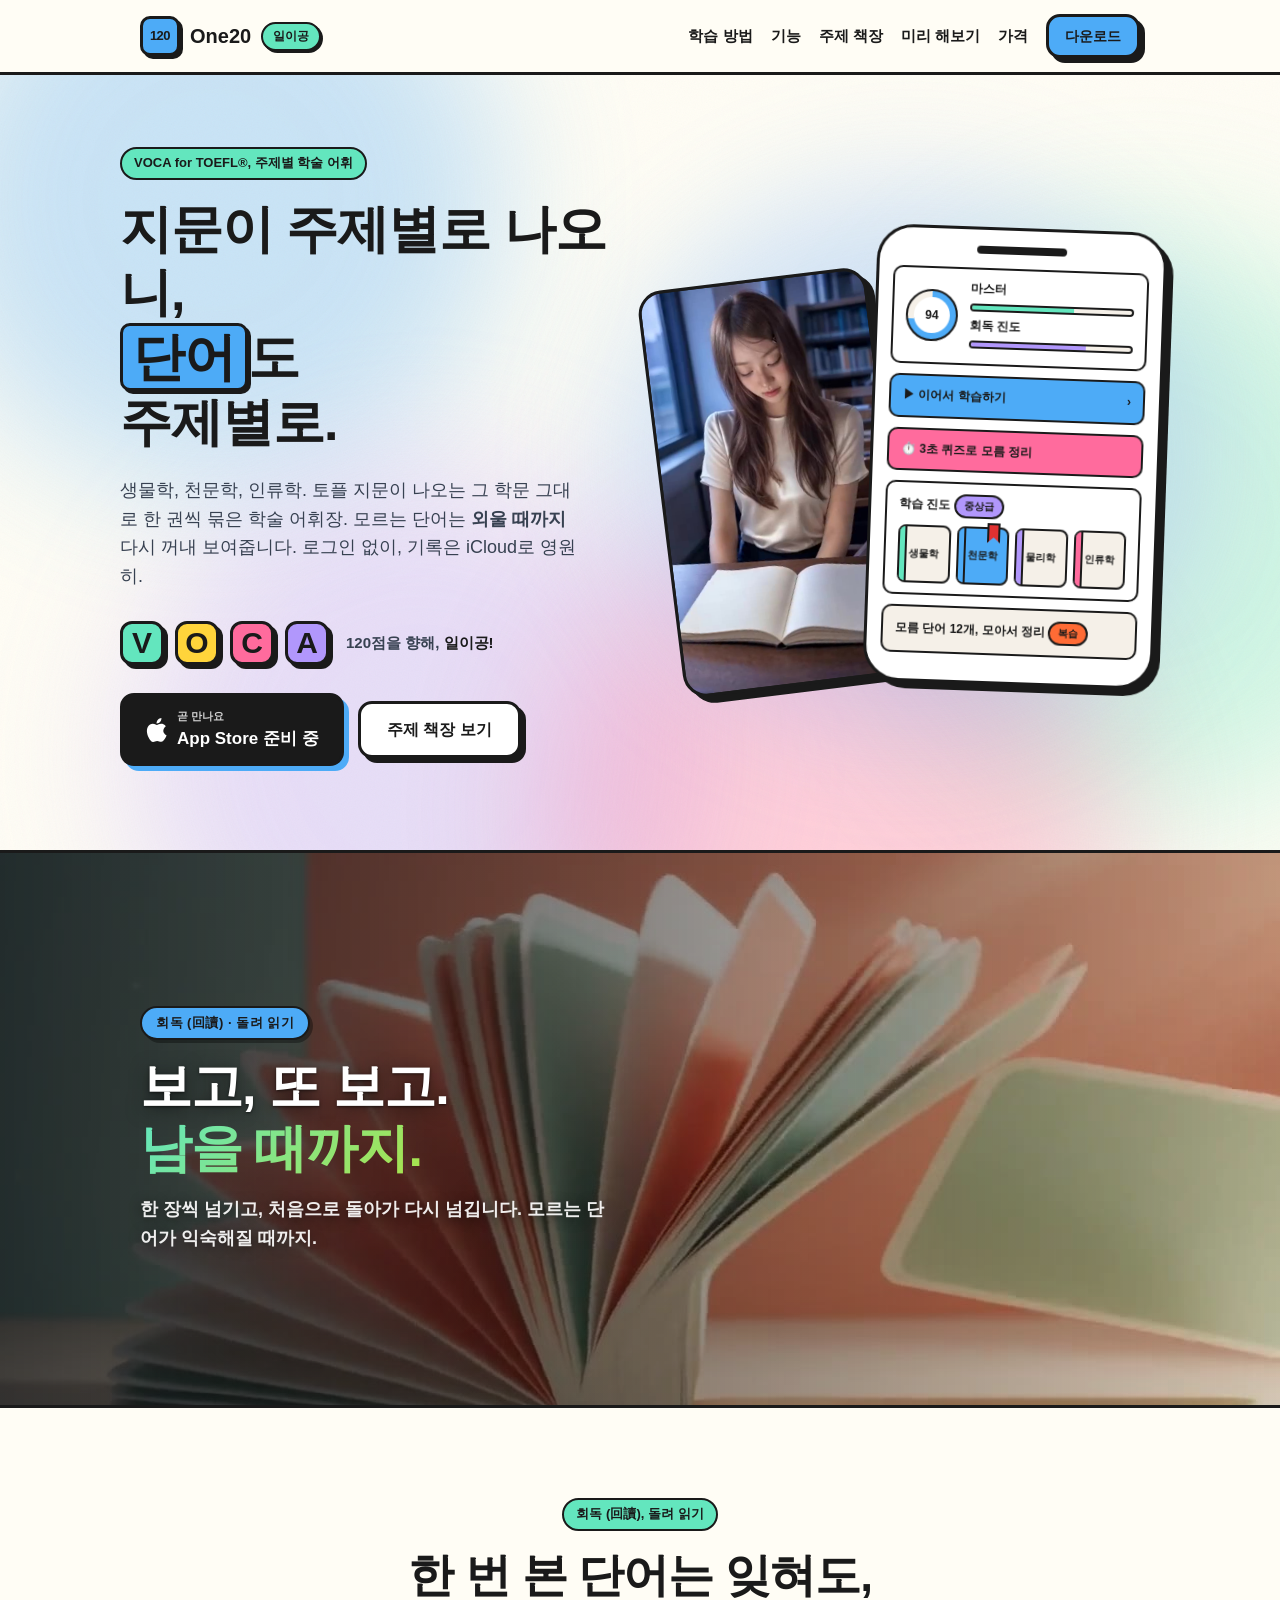
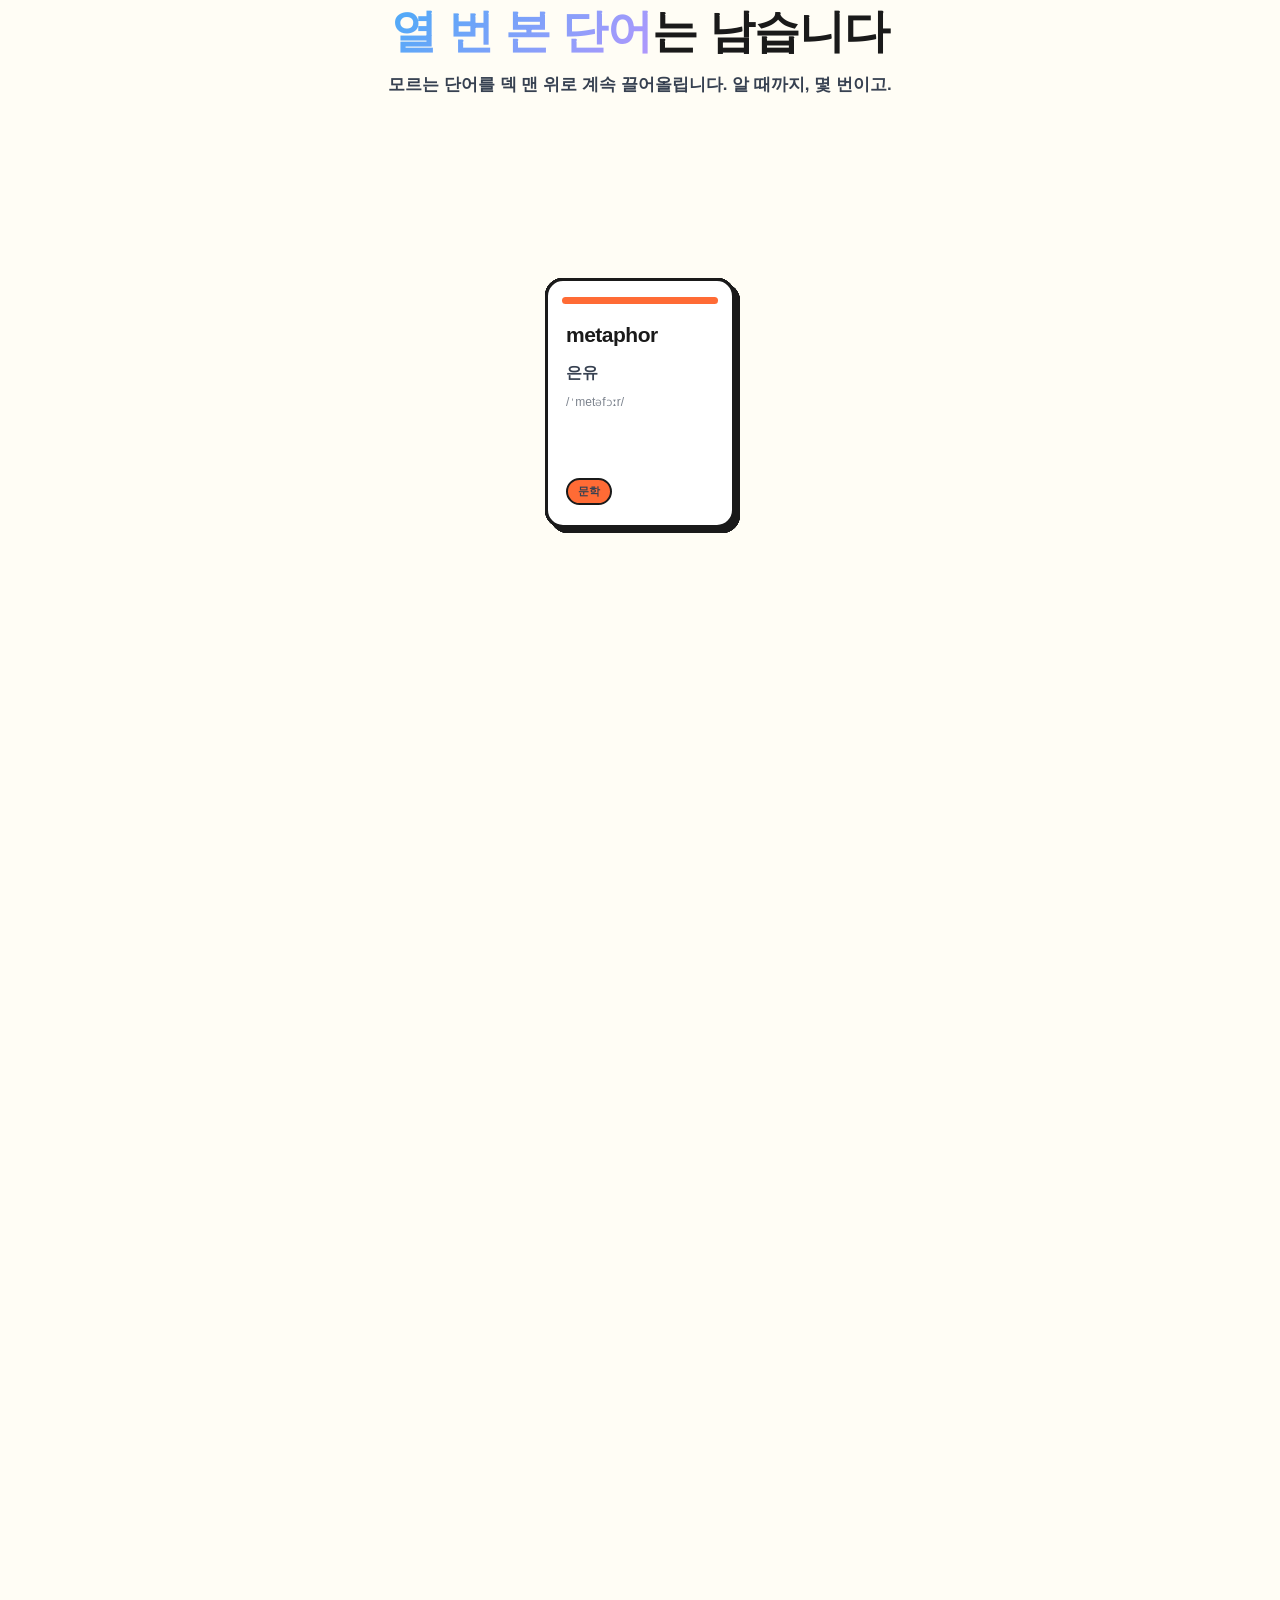
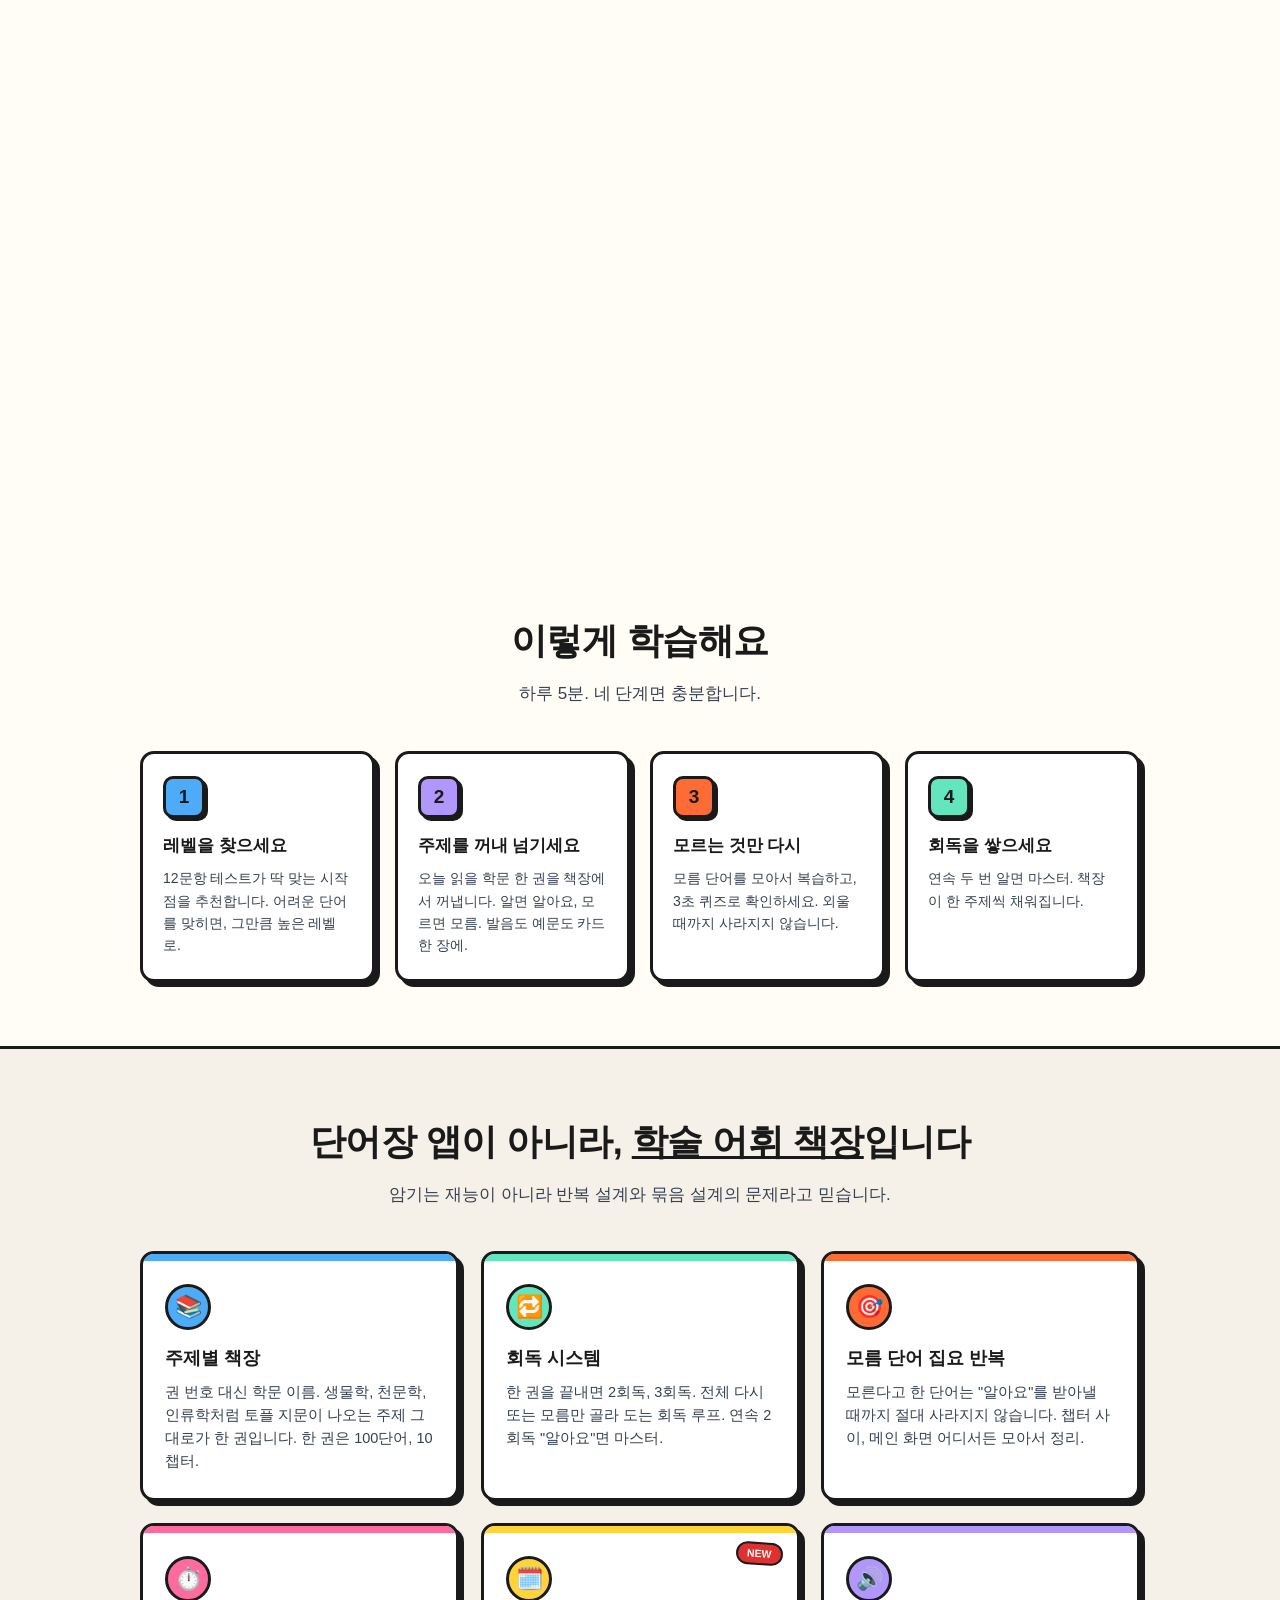
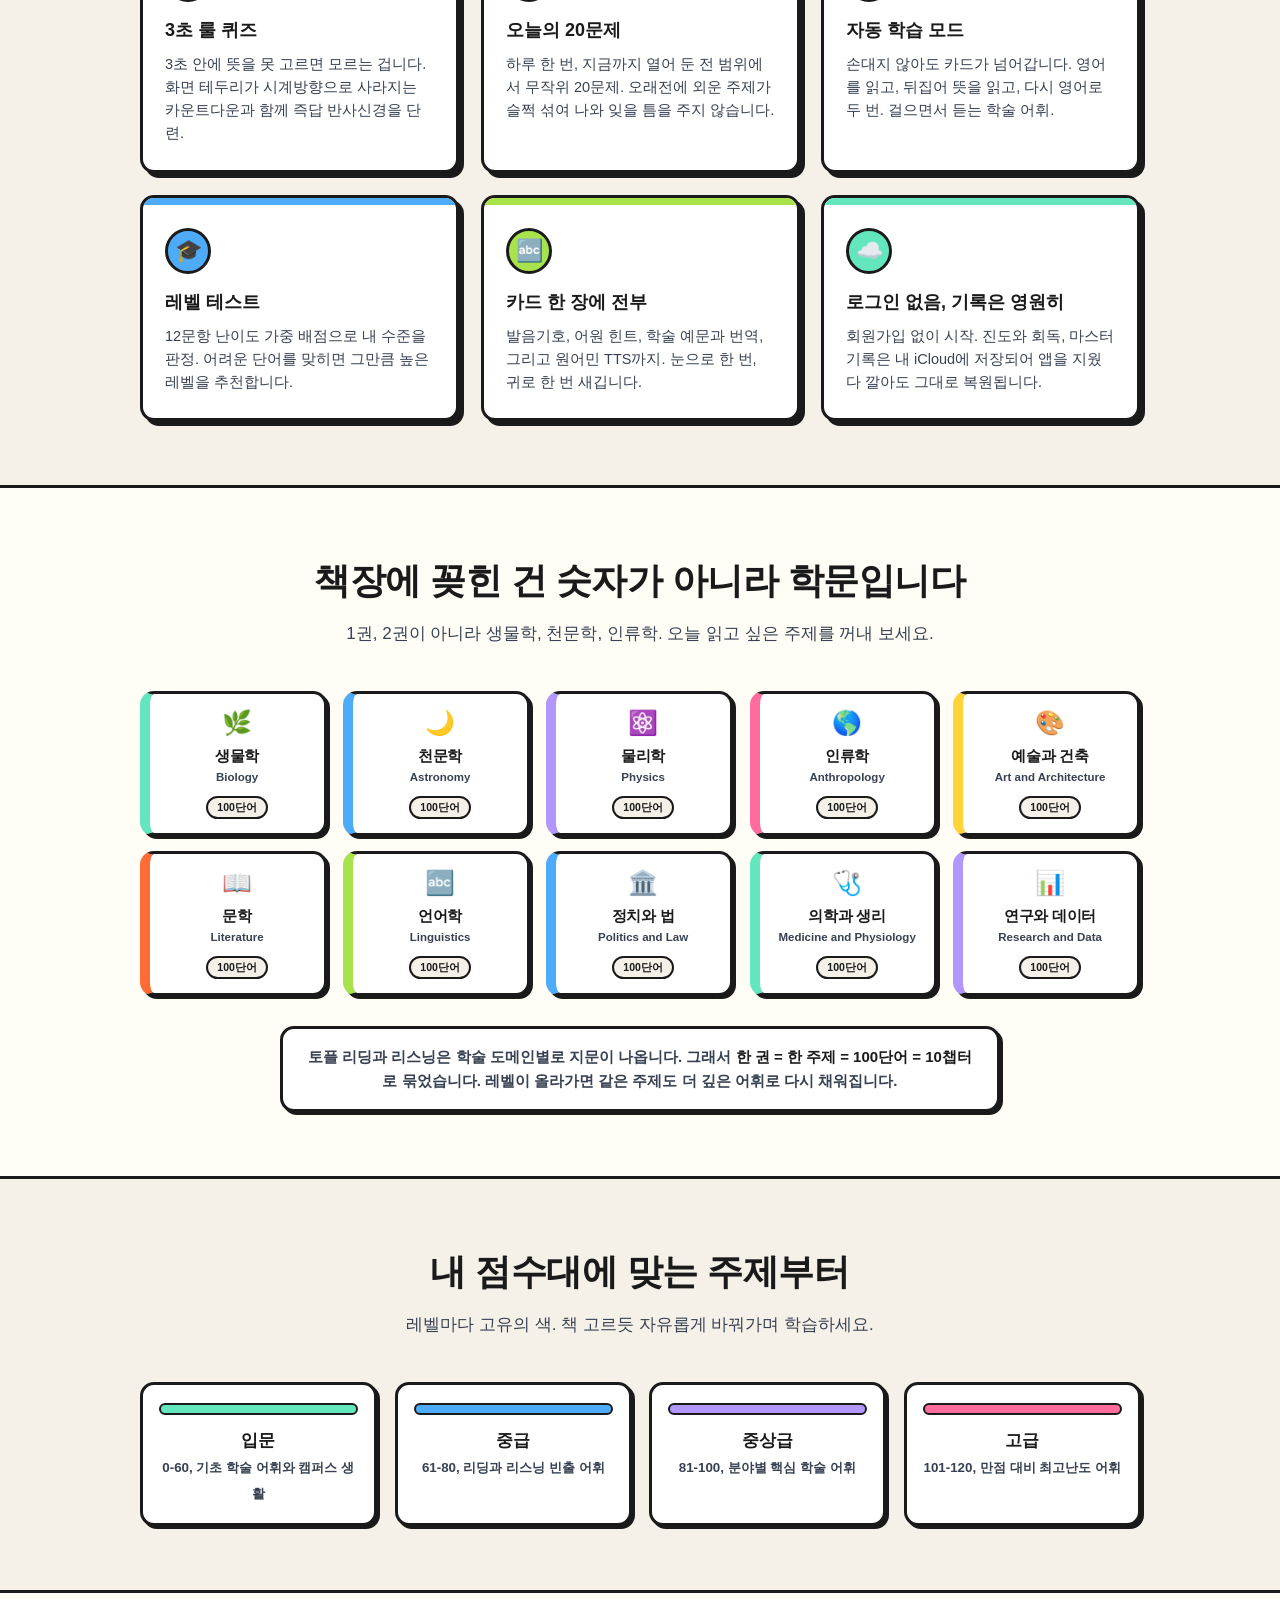
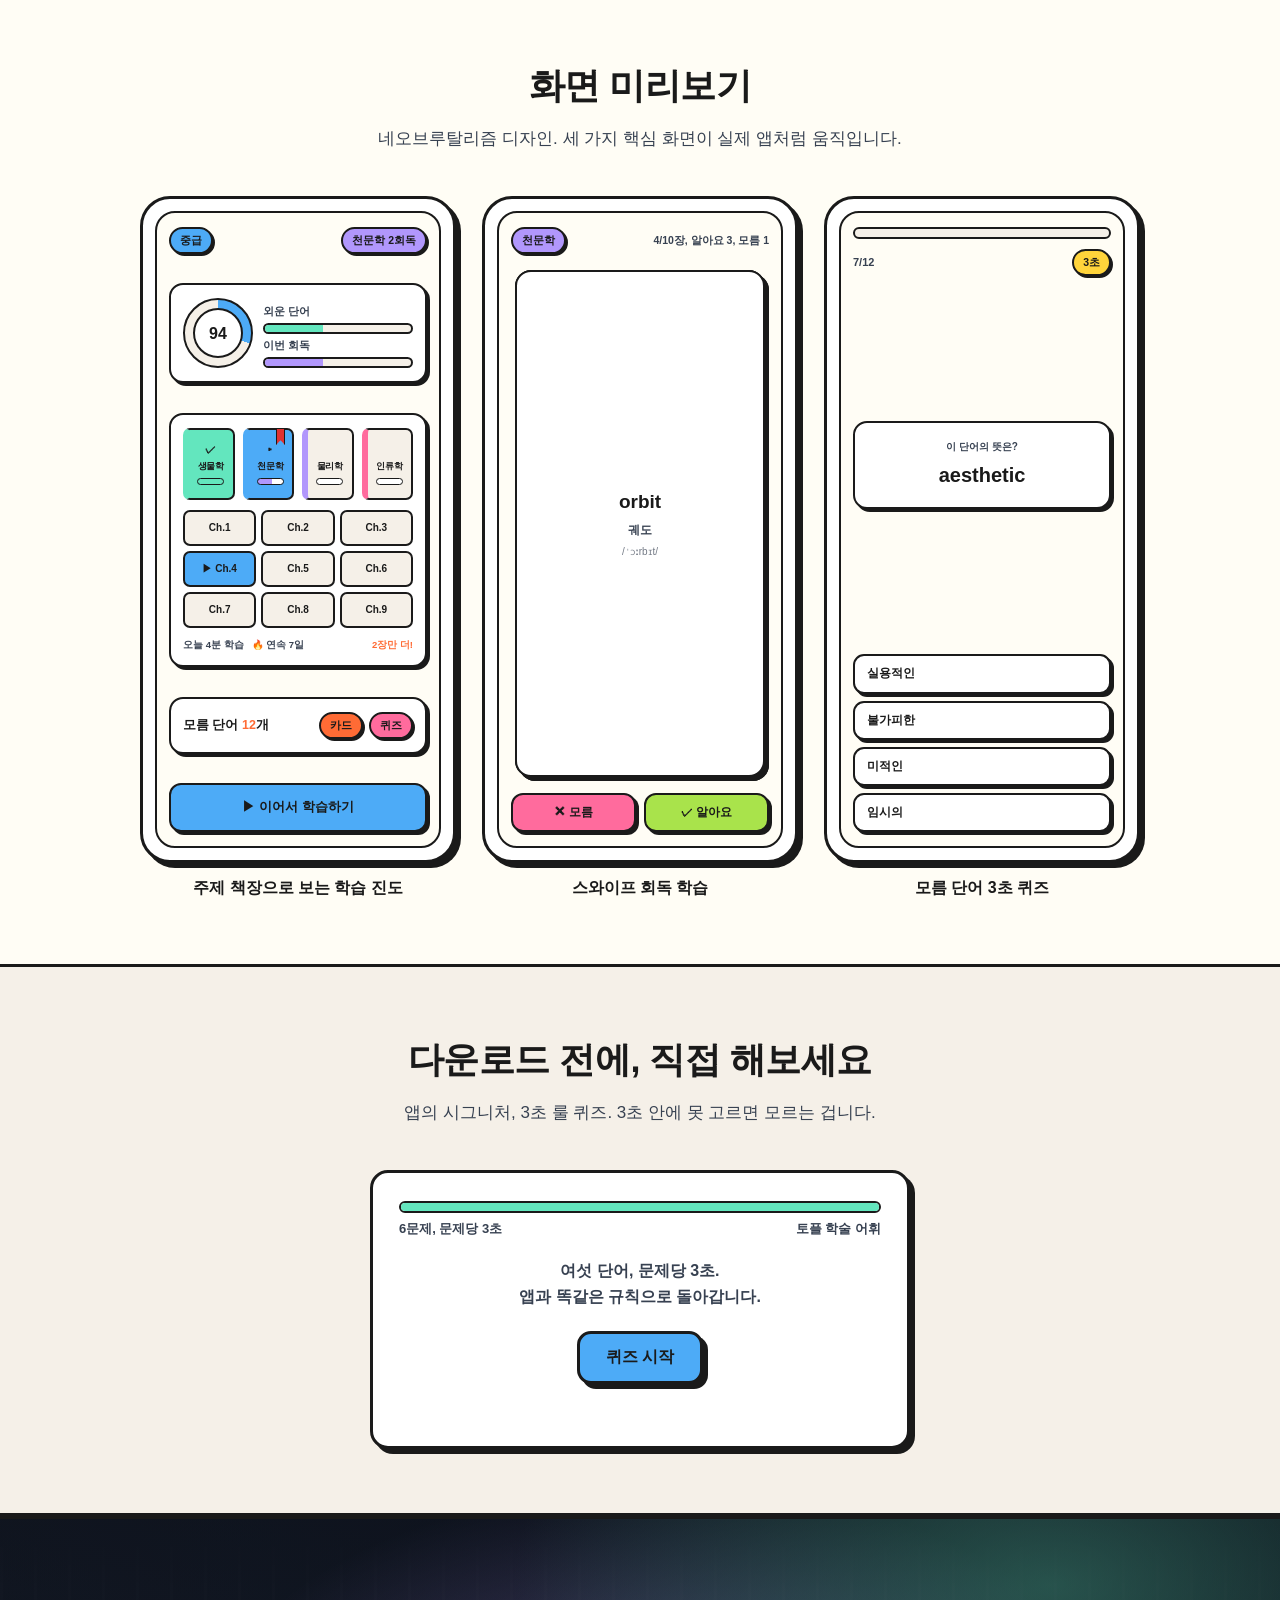
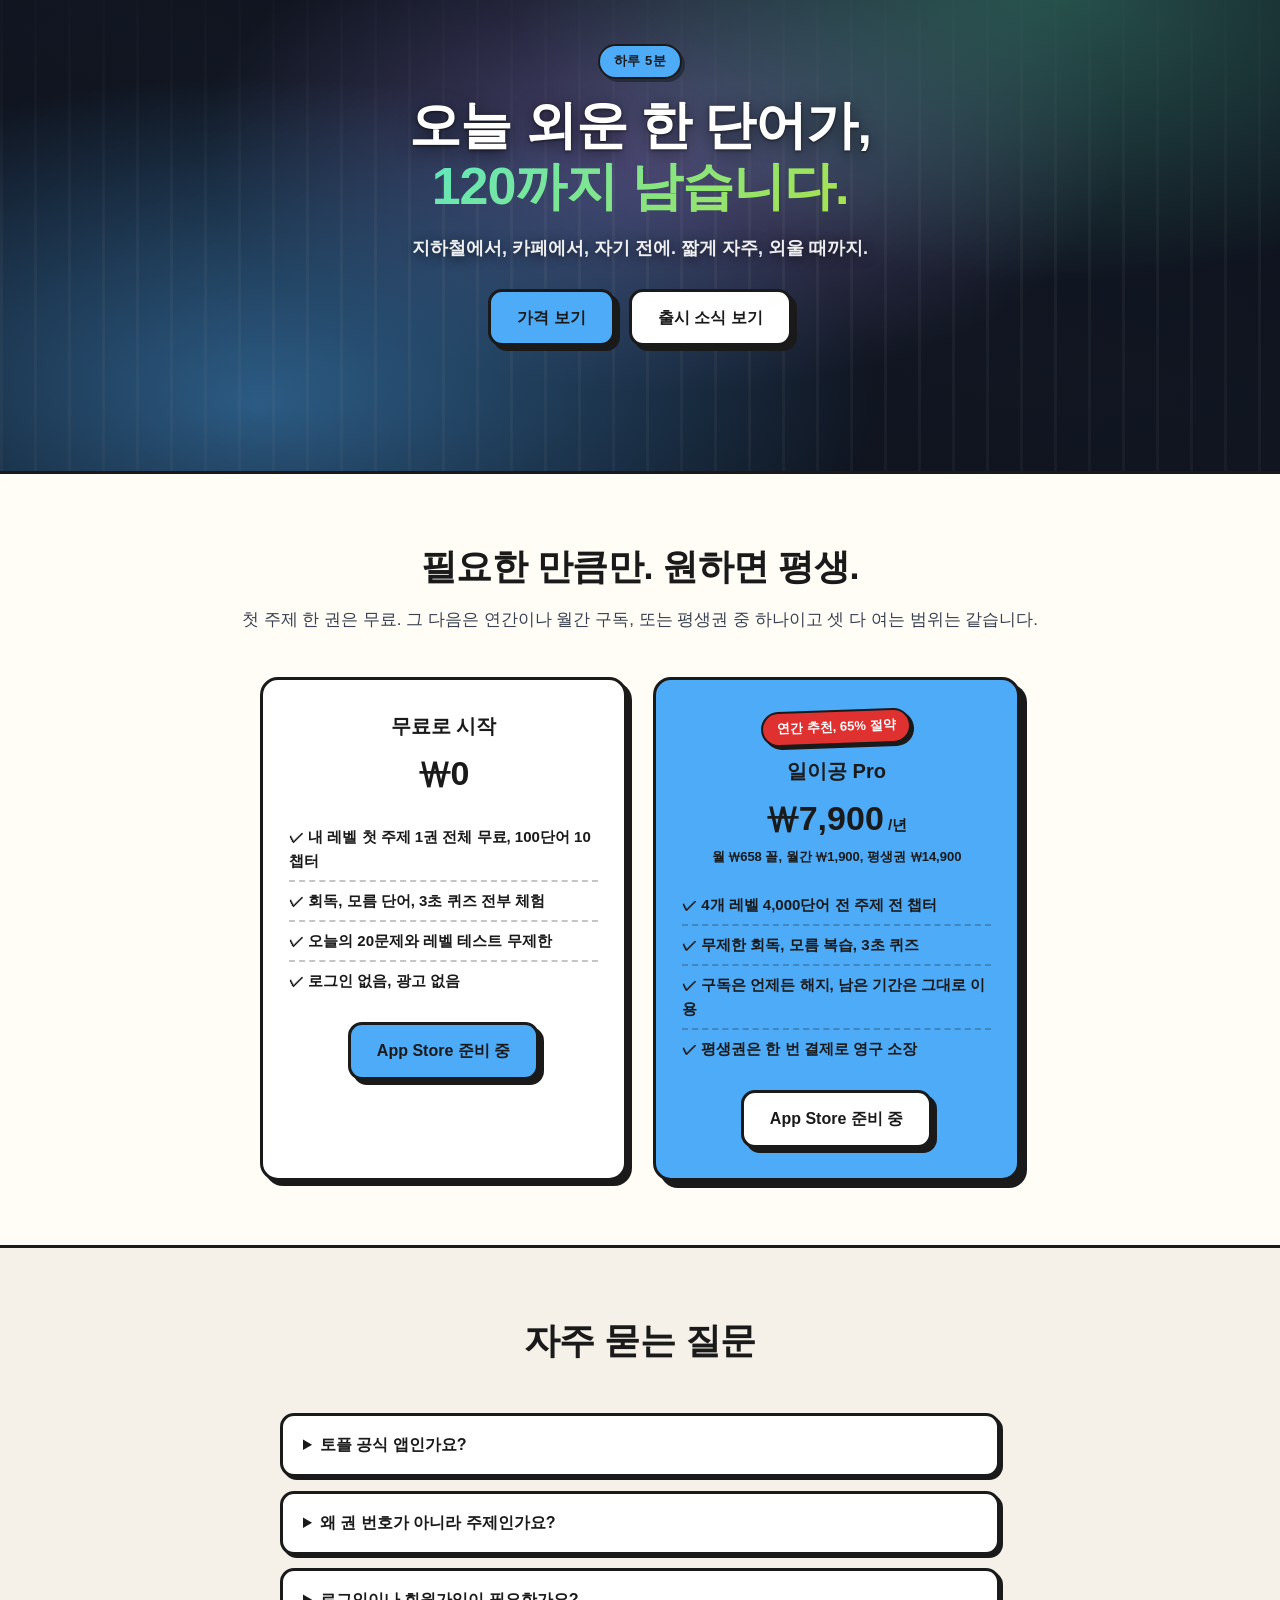
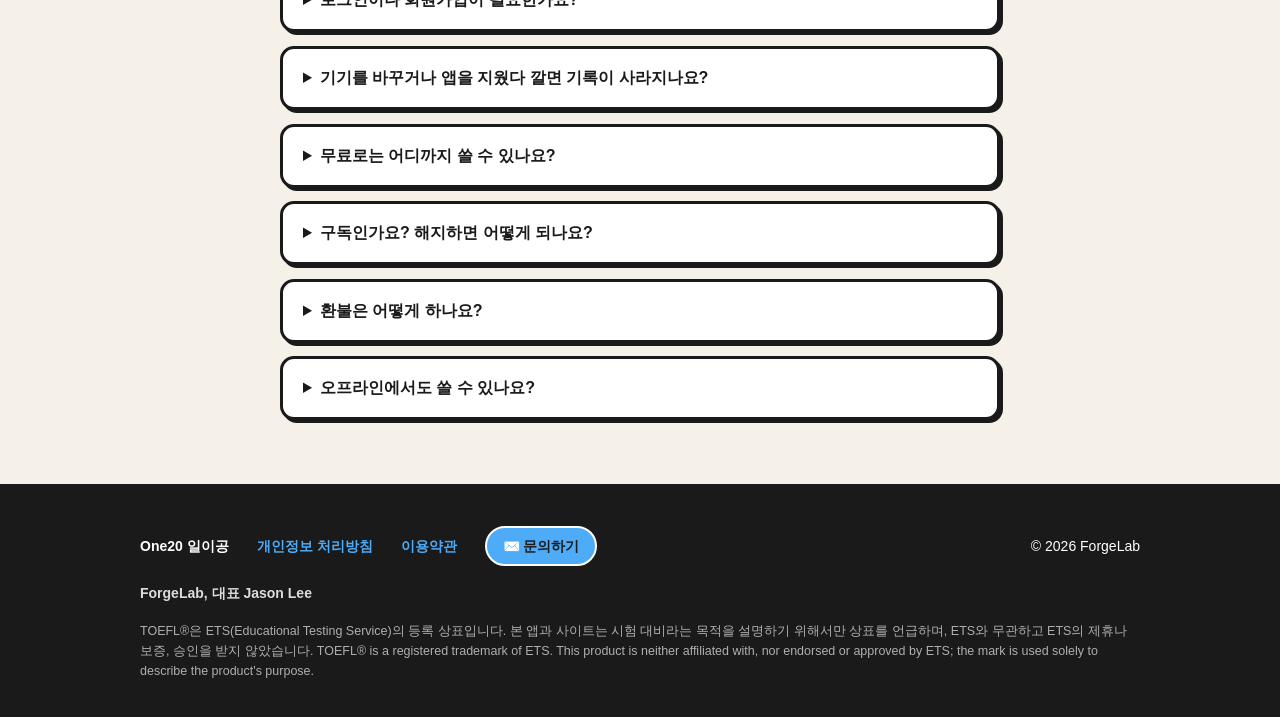
<file: docs/index.html>
<!DOCTYPE html>
<html lang="ko">
<head>
<meta charset="UTF-8" />
<meta name="viewport" content="width=device-width, initial-scale=1.0" />
<title>One20 일이공, 주제별로 읽는 토플 학술 어휘</title>
<meta name="description" content="One20(일이공)은 토플(TOEFL®) 시험 대비를 위한 주제별 학술 어휘 앱입니다. 만점 120, 한국어로 일이공(VOCA). 생물학, 천문학, 인류학처럼 지문이 나오는 학문 주제 그대로 한 권씩 묶어서 회독합니다. 로그인 없이, 학습 기록은 iCloud로 안전하게. TOEFL은 ETS의 등록 상표이며 본 앱은 ETS와 무관합니다." />
<meta property="og:title" content="One20 일이공, 주제별로 읽는 토플 학술 어휘" />
<meta property="og:description" content="토플(TOEFL®) 시험 대비 학술 어휘 앱. 지문이 주제별로 나오니, 단어도 주제별로." />
<meta property="og:type" content="website" />
<meta property="og:url" content="https://jsonpassion.github.io/T120/" />
<link rel="canonical" href="https://jsonpassion.github.io/T120/" />
<link rel="icon" href="data:image/svg+xml,%3Csvg xmlns='http://www.w3.org/2000/svg' viewBox='0 0 64 64'%3E%3Crect x='4' y='4' width='56' height='56' rx='12' fill='%234DABF7' stroke='%231A1A1A' stroke-width='5'/%3E%3Ctext x='32' y='42' font-family='-apple-system,sans-serif' font-size='24' font-weight='900' text-anchor='middle' fill='%231A1A1A'%3E120%3C/text%3E%3C/svg%3E" />
<link rel="stylesheet" href="styles.css" />
</head>
<body>
<script>document.documentElement.classList.add('js');</script>

<!-- Soft drifting aurora + grain (atmosphere behind everything) -->
<div class="aurora" aria-hidden="true">
  <span class="blob b-blue"></span>
  <span class="blob b-mint"></span>
  <span class="blob b-lav"></span>
  <span class="blob b-pink"></span>
</div>
<div class="grain" aria-hidden="true"></div>

<!-- ======================= NAV ======================= -->
<nav class="nav">
  <div class="nav-inner">
    <a class="logo" href="#">
      <span class="logo-block">120</span> One20 <span class="logo-kr">일이공</span>
    </a>
    <div class="nav-links">
      <a href="#how">학습 방법</a>
      <a href="#features">기능</a>
      <a href="#topics">주제 책장</a>
      <a href="#demo">미리 해보기</a>
      <a href="#pricing">가격</a>
      <a class="nb-btn nav-cta" href="#download">다운로드</a>
    </div>
  </div>
</nav>

<!-- ======================= HERO ======================= -->
<header class="hero wrap" id="download">
  <div data-reveal="up">
    <span class="nb-tag" style="background: var(--mint); margin-bottom: 18px;">VOCA for TOEFL®, 주제별 학술 어휘</span>
    <h1>지문이 주제별로 나오니,<br /><span class="hl">단어</span>도<br />주제별로.</h1>
    <p class="sub">
      생물학, 천문학, 인류학. 토플 지문이 나오는 그 학문 그대로 한 권씩 묶은
      학술 어휘장. 모르는 단어는 <strong>외울 때까지</strong> 다시 꺼내 보여줍니다.
      로그인 없이, 기록은 iCloud로 영원히.
    </p>
    <div class="kr-brand" aria-label="VOCA, 120점을 향해 일이공">
      <span class="kk" style="background: var(--mint);">V</span>
      <span class="kk" style="background: var(--yellow);">O</span>
      <span class="kk" style="background: var(--pink);">C</span>
      <span class="kk" style="background: var(--lavender);">A</span>
      <span class="kr-brand-label">120점을 향해, <strong>일이공!</strong></span>
    </div>
    <div class="hero-ctas">
      <span class="store-badge soon" aria-label="App Store 출시 준비 중">
        <svg width="22" height="26" viewBox="0 0 22 26" fill="currentColor" aria-hidden="true"><path d="M18.3 13.8c0-3 2.5-4.5 2.6-4.6-1.4-2.1-3.6-2.4-4.4-2.4-1.9-.2-3.7 1.1-4.6 1.1-1 0-2.4-1.1-4-1.1-2 0-3.9 1.2-5 3-2.1 3.7-.5 9.1 1.5 12.1 1 1.5 2.2 3.1 3.8 3 1.5-.1 2.1-1 4-1s2.4 1 4 .9c1.7 0 2.7-1.5 3.7-3 1.2-1.7 1.6-3.4 1.7-3.5-.1 0-3.2-1.2-3.3-4.5zM15.2 4.8c.8-1 1.4-2.4 1.2-3.8-1.2.1-2.7.8-3.5 1.8-.8.9-1.5 2.3-1.3 3.7 1.4.1 2.8-.7 3.6-1.7z"/></svg>
        <span><small>곧 만나요</small><span class="big">App Store 준비 중</span></span>
      </span>
      <a class="nb-btn secondary" href="#topics">주제 책장 보기</a>
    </div>
  </div>

  <!-- CSS-drawn app preview (출시 스크린샷 교체 전 임시 목업) -->
  <div class="hero-visual" data-reveal="zoom">
  <div class="glow" aria-hidden="true"></div>
  <div class="reel" aria-hidden="false">
    <video autoplay muted loop playsinline preload="metadata" poster="assets/video/onboarding-loop.jpg"
           aria-label="백지에서 회독을 거쳐 120까지, 앱 온보딩 세 장면을 이어 붙인 영상">
      <source src="assets/video/onboarding-loop.mp4" type="video/mp4" />
    </video>
  </div>
  <div class="phone" aria-hidden="true">
    <div class="notch"></div>
    <div class="mock-row score">
      <div class="mock-ring"><span>94</span></div>
      <div class="mock-bars">
        마스터 <div class="mock-bar"><i style="width:64%; background: var(--mint);"></i></div>
        회독 진도 <div class="mock-bar"><i style="width:72%; background: var(--lavender);"></i></div>
      </div>
    </div>
    <div class="mock-row mock-cta">▶ 이어서 학습하기 <span>›</span></div>
    <div class="mock-row" style="background: var(--pink);">⏱️ 3초 퀴즈로 모름 정리</div>
    <div class="mock-row">
      학습 진도 <span class="mock-chip" style="background: var(--lavender);">중상급</span>
      <div class="mock-books" style="margin-top:8px;">
        <div class="mock-book">생물학</div>
        <div class="mock-book reading b2">천문학</div>
        <div class="mock-book b3">물리학</div>
        <div class="mock-book b4">인류학</div>
      </div>
    </div>
    <div class="mock-row" style="background: var(--surface);">모름 단어 12개, 모아서 정리 <span class="mock-chip" style="background: var(--coral);">복습</span></div>
  </div>
  </div>
</header>

<!-- ======================= STATEMENT BAND 1 ======================= -->
<section class="cinema" id="film" aria-label="회독 브랜드 필름">
  <video autoplay muted loop playsinline preload="metadata" poster="assets/video/hero-fan.jpg">
    <source src="assets/video/hero-fan.mp4" type="video/mp4" />
  </video>
  <div class="scrim"></div>
  <div class="cinema-inner">
    <div class="cinema-copy">
      <span class="kicker">회독 (回讀) · 돌려 읽기</span>
      <h2>보고, 또 보고.<br /><span class="film-hl">남을 때까지.</span></h2>
      <p>한 장씩 넘기고, 처음으로 돌아가 다시 넘깁니다. 모르는 단어가 익숙해질 때까지.</p>
    </div>
  </div>
</section>

<!-- ======================= STORY: scroll-linked card fan ======================= -->
<section class="fan" id="story">
  <div class="fan-inner">
    <div class="fan-copy">
      <span class="nb-tag" style="background: var(--mint);">회독 (回讀), 돌려 읽기</span>
      <h2>한 번 본 단어는 잊혀도,<br /><em>열 번 본 단어</em>는 남습니다</h2>
      <p>모르는 단어를 덱 맨 위로 계속 끌어올립니다. 알 때까지, 몇 번이고.</p>
    </div>
    <div class="fan-stage">
      <div class="fan-deck" id="fanDeck">
        <article class="fan-card" style="--a:-26deg; --x:-340px; --y:34px;">
          <div class="fc-strip" style="background: var(--mint);"></div>
          <b>photosynthesis</b><span>광합성</span><i>/ˌfoʊtoʊˈsɪnθəsɪs/</i>
          <span class="fc-badge" style="background: var(--mint);">생물학</span>
        </article>
        <article class="fan-card" style="--a:-15deg; --x:-196px; --y:8px;">
          <div class="fc-strip" style="background: var(--blue);"></div>
          <b>orbit</b><span>궤도, 궤도를 돌다</span><i>/ˈɔːrbɪt/</i>
          <span class="fc-badge" style="background: var(--blue);">천문학</span>
        </article>
        <article class="fan-card" style="--a:-5deg; --x:-66px; --y:-6px;">
          <div class="fc-strip" style="background: var(--lavender);"></div>
          <b>momentum</b><span>운동량, 추진력</span><i>/moʊˈmentəm/</i>
          <span class="fc-badge" style="background: var(--lavender);">물리학</span>
        </article>
        <article class="fan-card" style="--a:5deg; --x:66px; --y:-6px;">
          <div class="fc-strip" style="background: var(--pink);"></div>
          <b>kinship</b><span>친족 관계</span><i>/ˈkɪnʃɪp/</i>
          <span class="fc-badge" style="background: var(--pink);">인류학</span>
        </article>
        <article class="fan-card" style="--a:15deg; --x:196px; --y:8px;">
          <div class="fc-strip" style="background: var(--yellow);"></div>
          <b>aesthetic</b><span>미적인</span><i>/esˈθetɪk/</i>
          <span class="fc-badge" style="background: var(--yellow);">예술과 건축</span>
        </article>
        <article class="fan-card" style="--a:26deg; --x:340px; --y:34px;">
          <div class="fc-strip" style="background: var(--coral);"></div>
          <b>metaphor</b><span>은유</span><i>/ˈmetəfɔːr/</i>
          <span class="fc-badge" style="background: var(--coral);">문학</span>
        </article>
      </div>
    </div>
  </div>
</section>

<!-- ======================= HOW IT WORKS ======================= -->
<section id="how">
  <div class="wrap">
    <div class="sec-head">
      <h2>이렇게 학습해요</h2>
      <p>하루 5분. 네 단계면 충분합니다.</p>
    </div>
    <div class="steps">
      <div class="step">
        <div class="step-num" style="background: var(--blue);">1</div>
        <h3>레벨을 찾으세요</h3>
        <p>12문항 테스트가 딱 맞는 시작점을 추천합니다. 어려운 단어를 맞히면, 그만큼 높은 레벨로.</p>
      </div>
      <div class="step">
        <div class="step-num" style="background: var(--lavender);">2</div>
        <h3>주제를 꺼내 넘기세요</h3>
        <p>오늘 읽을 학문 한 권을 책장에서 꺼냅니다. 알면 알아요, 모르면 모름. 발음도 예문도 카드 한 장에.</p>
      </div>
      <div class="step">
        <div class="step-num" style="background: var(--coral);">3</div>
        <h3>모르는 것만 다시</h3>
        <p>모름 단어를 모아서 복습하고, 3초 퀴즈로 확인하세요. 외울 때까지 사라지지 않습니다.</p>
      </div>
      <div class="step">
        <div class="step-num" style="background: var(--mint);">4</div>
        <h3>회독을 쌓으세요</h3>
        <p>연속 두 번 알면 마스터. 책장이 한 주제씩 채워집니다.</p>
      </div>
    </div>
  </div>
</section>

<!-- ======================= FEATURES ======================= -->
<section id="features" class="alt">
  <div class="wrap">
    <div class="sec-head">
      <h2>단어장 앱이 아니라, <u>학술 어휘 책장</u>입니다</h2>
      <p>암기는 재능이 아니라 반복 설계와 묶음 설계의 문제라고 믿습니다.</p>
    </div>
    <div class="grid">
      <div class="feature">
        <div class="strip" style="background: var(--blue);"></div>
        <div class="icon" style="background: var(--blue);">📚</div>
        <h3>주제별 책장</h3>
        <p>권 번호 대신 학문 이름. 생물학, 천문학, 인류학처럼 토플 지문이 나오는 주제 그대로가 한 권입니다. 한 권은 100단어, 10챕터.</p>
      </div>
      <div class="feature">
        <div class="strip" style="background: var(--mint);"></div>
        <div class="icon" style="background: var(--mint);">🔁</div>
        <h3>회독 시스템</h3>
        <p>한 권을 끝내면 2회독, 3회독. 전체 다시 또는 모름만 골라 도는 회독 루프. 연속 2회독 "알아요"면 마스터.</p>
      </div>
      <div class="feature">
        <div class="strip" style="background: var(--coral);"></div>
        <div class="icon" style="background: var(--coral);">🎯</div>
        <h3>모름 단어 집요 반복</h3>
        <p>모른다고 한 단어는 "알아요"를 받아낼 때까지 절대 사라지지 않습니다. 챕터 사이, 메인 화면 어디서든 모아서 정리.</p>
      </div>
      <div class="feature">
        <div class="strip" style="background: var(--pink);"></div>
        <div class="icon" style="background: var(--pink);">⏱️</div>
        <h3>3초 룰 퀴즈</h3>
        <p>3초 안에 뜻을 못 고르면 모르는 겁니다. 화면 테두리가 시계방향으로 사라지는 카운트다운과 함께 즉답 반사신경을 단련.</p>
      </div>
      <div class="feature">
        <span class="new-flag">NEW</span>
        <div class="strip" style="background: var(--yellow);"></div>
        <div class="icon" style="background: var(--yellow);">🗓️</div>
        <h3>오늘의 20문제</h3>
        <p>하루 한 번, 지금까지 열어 둔 전 범위에서 무작위 20문제. 오래전에 외운 주제가 슬쩍 섞여 나와 잊을 틈을 주지 않습니다.</p>
      </div>
      <div class="feature">
        <div class="strip" style="background: var(--lavender);"></div>
        <div class="icon" style="background: var(--lavender);">🔊</div>
        <h3>자동 학습 모드</h3>
        <p>손대지 않아도 카드가 넘어갑니다. 영어를 읽고, 뒤집어 뜻을 읽고, 다시 영어로 두 번. 걸으면서 듣는 학술 어휘.</p>
      </div>
      <div class="feature">
        <div class="strip" style="background: var(--blue);"></div>
        <div class="icon" style="background: var(--blue);">🎓</div>
        <h3>레벨 테스트</h3>
        <p>12문항 난이도 가중 배점으로 내 수준을 판정. 어려운 단어를 맞히면 그만큼 높은 레벨을 추천합니다.</p>
      </div>
      <div class="feature">
        <div class="strip" style="background: var(--lime);"></div>
        <div class="icon" style="background: var(--lime);">🔤</div>
        <h3>카드 한 장에 전부</h3>
        <p>발음기호, 어원 힌트, 학술 예문과 번역, 그리고 원어민 TTS까지. 눈으로 한 번, 귀로 한 번 새깁니다.</p>
      </div>
      <div class="feature">
        <div class="strip" style="background: var(--mint);"></div>
        <div class="icon" style="background: var(--mint);">☁️</div>
        <h3>로그인 없음, 기록은 영원히</h3>
        <p>회원가입 없이 시작. 진도와 회독, 마스터 기록은 내 iCloud에 저장되어 앱을 지웠다 깔아도 그대로 복원됩니다.</p>
      </div>
    </div>
  </div>
</section>

<!-- ======================= TOPIC SHELF ======================= -->
<section id="topics">
  <div class="wrap">
    <div class="sec-head">
      <h2>책장에 꽂힌 건 숫자가 아니라 학문입니다</h2>
      <p>1권, 2권이 아니라 생물학, 천문학, 인류학. 오늘 읽고 싶은 주제를 꺼내 보세요.</p>
    </div>
    <div class="topics">
      <div class="topic" style="border-left-color: var(--mint);">
        <div class="t-icon" aria-hidden="true">🌿</div>
        <h4>생물학</h4><small>Biology</small>
        <span class="t-count">100단어</span>
      </div>
      <div class="topic" style="border-left-color: var(--blue);">
        <div class="t-icon" aria-hidden="true">🌙</div>
        <h4>천문학</h4><small>Astronomy</small>
        <span class="t-count">100단어</span>
      </div>
      <div class="topic" style="border-left-color: var(--lavender);">
        <div class="t-icon" aria-hidden="true">⚛️</div>
        <h4>물리학</h4><small>Physics</small>
        <span class="t-count">100단어</span>
      </div>
      <div class="topic" style="border-left-color: var(--pink);">
        <div class="t-icon" aria-hidden="true">🌎</div>
        <h4>인류학</h4><small>Anthropology</small>
        <span class="t-count">100단어</span>
      </div>
      <div class="topic" style="border-left-color: var(--yellow);">
        <div class="t-icon" aria-hidden="true">🎨</div>
        <h4>예술과 건축</h4><small>Art and Architecture</small>
        <span class="t-count">100단어</span>
      </div>
      <div class="topic" style="border-left-color: var(--coral);">
        <div class="t-icon" aria-hidden="true">📖</div>
        <h4>문학</h4><small>Literature</small>
        <span class="t-count">100단어</span>
      </div>
      <div class="topic" style="border-left-color: var(--lime);">
        <div class="t-icon" aria-hidden="true">🔤</div>
        <h4>언어학</h4><small>Linguistics</small>
        <span class="t-count">100단어</span>
      </div>
      <div class="topic" style="border-left-color: var(--blue);">
        <div class="t-icon" aria-hidden="true">🏛️</div>
        <h4>정치와 법</h4><small>Politics and Law</small>
        <span class="t-count">100단어</span>
      </div>
      <div class="topic" style="border-left-color: var(--mint);">
        <div class="t-icon" aria-hidden="true">🩺</div>
        <h4>의학과 생리</h4><small>Medicine and Physiology</small>
        <span class="t-count">100단어</span>
      </div>
      <div class="topic" style="border-left-color: var(--lavender);">
        <div class="t-icon" aria-hidden="true">📊</div>
        <h4>연구와 데이터</h4><small>Research and Data</small>
        <span class="t-count">100단어</span>
      </div>
    </div>
    <p class="topics-note">
      토플 리딩과 리스닝은 학술 도메인별로 지문이 나옵니다. 그래서 <strong>한 권 = 한 주제 = 100단어 = 10챕터</strong>로 묶었습니다.
      레벨이 올라가면 같은 주제도 더 깊은 어휘로 다시 채워집니다.
    </p>
  </div>
</section>

<!-- ======================= LEVELS ======================= -->
<section id="levels" class="alt">
  <div class="wrap">
    <div class="sec-head">
      <h2>내 점수대에 맞는 주제부터</h2>
      <p>레벨마다 고유의 색. 책 고르듯 자유롭게 바꿔가며 학습하세요.</p>
    </div>
    <div class="levels">
      <div class="level">
        <div class="chip" style="background: var(--mint);"></div>
        <h4>입문</h4><small>0-60, 기초 학술 어휘와 캠퍼스 생활</small>
      </div>
      <div class="level">
        <div class="chip" style="background: var(--blue);"></div>
        <h4>중급</h4><small>61-80, 리딩과 리스닝 빈출 어휘</small>
      </div>
      <div class="level">
        <div class="chip" style="background: var(--lavender);"></div>
        <h4>중상급</h4><small>81-100, 분야별 핵심 학술 어휘</small>
      </div>
      <div class="level">
        <div class="chip" style="background: var(--pink);"></div>
        <h4>고급</h4><small>101-120, 만점 대비 최고난도 어휘</small>
      </div>
    </div>
  </div>
</section>

<!-- ======================= SCREENSHOTS ======================= -->
<section id="screens">
  <div class="wrap">
    <div class="sec-head">
      <h2>화면 미리보기</h2>
      <p>네오브루탈리즘 디자인. 세 가지 핵심 화면이 실제 앱처럼 움직입니다.</p>
    </div>
    <div class="shots">
      <div>
        <div class="shot-frame">
          <div class="shot-anim sa-dash" aria-label="대시보드 애니메이션 미리보기">
            <div class="sa-top">
              <span class="sa-pill" style="background: var(--blue);">중급</span>
              <span class="sa-pill" style="background: var(--lavender);">천문학 2회독</span>
            </div>
            <div class="sa-card">
              <div class="sa-ring"><i></i><span>94</span></div>
              <div class="sa-bars">
                <small>외운 단어</small>
                <div class="sa-bar"><i class="sa-fill-mint"></i></div>
                <small>이번 회독</small>
                <div class="sa-bar"><i class="sa-fill-blue"></i></div>
              </div>
            </div>
            <div class="sa-card">
              <div class="sa-shelf">
                <div class="sa-book sa-done" style="border-left-color: var(--mint);"><i>✓</i><span>생물학</span></div>
                <div class="sa-book sa-reading" style="border-left-color: var(--blue);"><b></b><i>▸</i><span>천문학</span></div>
                <div class="sa-book" style="border-left-color: var(--lavender);"><i></i><span>물리학</span></div>
                <div class="sa-book" style="border-left-color: var(--pink);"><i></i><span>인류학</span></div>
              </div>
              <div class="sa-grid">
                <span class="sa-cell sa-c1">Ch.1</span>
                <span class="sa-cell sa-c2">Ch.2</span>
                <span class="sa-cell sa-c3">Ch.3</span>
                <span class="sa-cell sa-cur">▶ Ch.4</span>
                <span class="sa-cell">Ch.5</span>
                <span class="sa-cell">Ch.6</span>
                <span class="sa-cell">Ch.7</span>
                <span class="sa-cell">Ch.8</span>
                <span class="sa-cell">Ch.9</span>
              </div>
              <div class="sa-stats">오늘 4분 학습<b>🔥 연속 7일</b><em>2장만 더!</em></div>
            </div>
            <div class="sa-card sa-weak">
              <span>모름 단어 <b>12</b>개</span>
              <span class="sa-pill" style="background: var(--coral);">카드</span>
              <span class="sa-pill" style="background: var(--pink);">퀴즈</span>
            </div>
            <div class="sa-cta">▶ 이어서 학습하기</div>
          </div>
        </div>
        <p class="shot-cap">주제 책장으로 보는 학습 진도</p>
      </div>
      <div>
        <div class="shot-frame">
          <div class="shot-anim" aria-label="단어 카드 스와이프 애니메이션 미리보기">
            <div class="sa-top">
              <span class="sa-pill" style="background: var(--lavender);">천문학</span>
              <span class="sa-count">4/10장, 알아요 3, 모름 1</span>
            </div>
            <div class="sa-stage">
              <div class="sa-word sa-back"></div>
              <div class="sa-word sa-cardB"><h4>eclipse</h4><p>일식, 월식</p><em>/ɪˈklɪps/</em><div class="sa-tint sa-tint-coral">✕ 모름</div></div>
              <div class="sa-word sa-cardA"><h4>orbit</h4><p>궤도</p><em>/ˈɔːrbɪt/</em><div class="sa-tint sa-tint-mint">✓ 알아요</div></div>
            </div>
            <div class="sa-btns">
              <span class="sa-btn sa-no">✕ 모름</span>
              <span class="sa-btn sa-ok">✓ 알아요</span>
            </div>
          </div>
        </div>
        <p class="shot-cap">스와이프 회독 학습</p>
      </div>
      <div>
        <div class="shot-frame">
          <div class="shot-anim" aria-label="3초 퀴즈 애니메이션 미리보기">
            <div class="sa-qbar"><i></i></div>
            <div class="sa-qmeta"><span>7/12</span><span class="sa-pill" style="background: var(--yellow);">3초</span></div>
            <div class="sa-qword"><small>이 단어의 뜻은?</small><h4>aesthetic</h4></div>
            <div class="sa-opts">
              <span class="sa-opt">실용적인</span>
              <span class="sa-opt">불가피한</span>
              <span class="sa-opt sa-correct">미적인<b>✓</b></span>
              <span class="sa-opt">임시의</span>
            </div>
          </div>
        </div>
        <p class="shot-cap">모름 단어 3초 퀴즈</p>
      </div>
    </div>
  </div>
</section>

<!-- ======================= LIVE DEMO (3초 퀴즈 맛보기) ======================= -->
<section id="demo" class="alt">
  <div class="wrap">
    <div class="sec-head">
      <h2>다운로드 전에, 직접 해보세요</h2>
      <p>앱의 시그니처, 3초 룰 퀴즈. 3초 안에 못 고르면 모르는 겁니다.</p>
    </div>
    <div class="demo-card">
      <div class="demo-timer" id="demoTimer"><i id="demoTimerFill"></i></div>
      <div class="demo-meta"><span id="demoCount">6문제, 문제당 3초</span><span id="demoTag">토플 학술 어휘</span></div>
      <div id="demoStage" class="demo-center">
        <p style="color: var(--body); font-weight: 700; margin: 18px 0 22px;">여섯 단어, 문제당 3초.<br />앱과 똑같은 규칙으로 돌아갑니다.</p>
        <button class="nb-btn" id="demoStart">퀴즈 시작</button>
      </div>
      <p class="demo-note" id="demoNote"></p>
    </div>
  </div>
</section>

<!-- ======================= STATEMENT BAND 2 ======================= -->
<section class="cinema center" id="closing" aria-label="지금 시작">
  <div class="cinema-art art-b" aria-hidden="true"></div>
  <div class="scrim"></div>
  <div class="cinema-inner">
    <div class="cinema-copy">
      <span class="kicker">하루 5분</span>
      <h2>오늘 외운 한 단어가,<br /><span class="film-hl">120까지 남습니다.</span></h2>
      <p>지하철에서, 카페에서, 자기 전에. 짧게 자주, 외울 때까지.</p>
      <div class="cinema-ctas">
        <a class="nb-btn" href="#pricing">가격 보기</a>
        <a class="nb-btn secondary" href="#download">출시 소식 보기</a>
      </div>
    </div>
  </div>
</section>

<!-- ======================= PRICING ======================= -->
<section id="pricing">
  <div class="wrap">
    <div class="sec-head">
      <h2>필요한 만큼만. 원하면 평생.</h2>
      <p>첫 주제 한 권은 무료. 그 다음은 연간이나 월간 구독, 또는 평생권 중 하나이고 셋 다 여는 범위는 같습니다.</p>
    </div>
    <div class="pricing">
      <div class="price-card">
        <h3>무료로 시작</h3>
        <div class="price">₩0</div>
        <ul>
          <li>내 레벨 첫 주제 1권 전체 무료, 100단어 10챕터</li>
          <li>회독, 모름 단어, 3초 퀴즈 전부 체험</li>
          <li>오늘의 20문제와 레벨 테스트 무제한</li>
          <li>로그인 없음, 광고 없음</li>
        </ul>
        <a class="nb-btn" href="#download" style="margin-top: 22px;">App Store 준비 중</a>
      </div>
      <div class="price-card hot">
        <span class="sale-badge">연간 추천, 65% 절약</span>
        <h3>일이공 Pro</h3>
        <div class="price">₩7,900<span style="font-size:0.45em; font-weight:800;"> /년</span></div>
        <div class="price-note">월 ₩658 꼴, 월간 ₩1,900, 평생권 ₩14,900</div>
        <ul>
          <li>4개 레벨 4,000단어 전 주제 전 챕터</li>
          <li>무제한 회독, 모름 복습, 3초 퀴즈</li>
          <li>구독은 언제든 해지, 남은 기간은 그대로 이용</li>
          <li>평생권은 한 번 결제로 영구 소장</li>
        </ul>
        <a class="nb-btn secondary" href="#download" style="margin-top: 22px;">App Store 준비 중</a>
      </div>
    </div>
  </div>
</section>

<!-- ======================= FAQ ======================= -->
<section class="alt">
  <div class="wrap">
    <div class="sec-head"><h2>자주 묻는 질문</h2></div>
    <div class="faq">
      <details>
        <summary>토플 공식 앱인가요?</summary>
        <p>아니요. 일이공(One20)은 ForgeLab이 독립적으로 개발한 학습 도구로, ETS와 아무런 제휴나 보증 관계가 없습니다. TOEFL®은 ETS의 등록 상표이며, 본 앱은 "시험 대비"라는 목적을 설명하기 위해서만 이름을 언급합니다. 모든 학습 콘텐츠는 자체 제작이며 실제 기출문제를 포함하지 않습니다.</p>
      </details>
      <details>
        <summary>왜 권 번호가 아니라 주제인가요?</summary>
        <p>토플 지문은 생물학, 천문학, 인류학처럼 학술 도메인별로 나옵니다. 같은 지문에서 만날 단어끼리 묶어 외우면 한 단어가 다른 단어를 끌어옵니다. 그래서 책장의 한 권을 한 주제로 만들었습니다. 한 권은 100단어이고 10단어씩 10챕터로 나뉩니다.</p>
      </details>
      <details>
        <summary>로그인이나 회원가입이 필요한가요?</summary>
        <p>아니요. 계정 없이 바로 시작합니다. 학습 기록은 사용자 본인의 iCloud에 저장되고, 구매는 Apple ID가 처리합니다. 개발자 서버에는 아무것도 저장되지 않습니다.</p>
      </details>
      <details>
        <summary>기기를 바꾸거나 앱을 지웠다 깔면 기록이 사라지나요?</summary>
        <p>사라지지 않습니다. 진도, 회독 수, 마스터 단어, 스트릭이 iCloud로 자동 백업되어 같은 Apple 계정이면 그대로 복원됩니다. 이용권도 "구매 복원" 한 번이면 됩니다.</p>
      </details>
      <details>
        <summary>무료로는 어디까지 쓸 수 있나요?</summary>
        <p>내 레벨의 <strong>첫 주제 한 권 전체(10챕터, 100단어)</strong>를 무료로 끝까지 학습할 수 있습니다. 회독, 모름 단어 복습, 3초 퀴즈, 오늘의 20문제, 레벨 테스트까지 모든 기능이 제한 없이 동작합니다. 두 번째 주제부터는 이용권이 필요하며 연간 ₩7,900, 월간 ₩1,900 구독 또는 평생권 ₩14,900 중 하나를 고르면 됩니다. 여는 범위는 셋 다 같습니다.</p>
      </details>
      <details>
        <summary>구독인가요? 해지하면 어떻게 되나요?</summary>
        <p>연간과 월간은 자동 갱신 구독이고, 평생권은 한 번만 결제합니다. 구독은 iOS 설정에서 Apple 계정, 구독 순서로 들어가 언제든 해지할 수 있고, 해지해도 이미 결제한 기간이 끝날 때까지는 그대로 이용됩니다. 무료 체험은 따로 없지만 첫 주제 100단어를 끝까지 무료로 써 보고 결정하면 됩니다.</p>
      </details>
      <details>
        <summary>환불은 어떻게 하나요?</summary>
        <p>Apple App Store 환불 정책을 따릅니다. <a href="https://reportaproblem.apple.com">reportaproblem.apple.com</a>에서 요청할 수 있습니다.</p>
      </details>
      <details>
        <summary>오프라인에서도 쓸 수 있나요?</summary>
        <p>네. 콘텐츠는 기기에 캐시되므로 한 번 다운로드된 이후에는 오프라인에서도 학습할 수 있습니다.</p>
      </details>
    </div>
  </div>
</section>

<!-- ======================= FOOTER ======================= -->
<footer>
  <div class="wrap">
    <span style="font-weight: 900;">One20 일이공</span>
    <a href="privacy.html">개인정보 처리방침</a>
    <a href="terms.html">이용약관</a>
    <a class="contact-btn" href="mailto:forgelab.aitech@gmail.com?subject=%5BOne20%5D%20%EB%AC%B8%EC%9D%98">✉️ 문의하기</a>
    <span style="margin-left:auto;">© 2026 ForgeLab</span>
    <span class="biz">ForgeLab, 대표 Jason Lee</span>
    <span class="ets">TOEFL®은 ETS(Educational Testing Service)의 등록 상표입니다. 본 앱과 사이트는 시험 대비라는 목적을 설명하기 위해서만 상표를 언급하며, ETS와 무관하고 ETS의 제휴나 보증, 승인을 받지 않았습니다. TOEFL® is a registered trademark of ETS. This product is neither affiliated with, nor endorsed or approved by ETS; the mark is used solely to describe the product's purpose.</span>
  </div>
</footer>

<script>
/* ---------- Scroll spy: highlight the nav link of the section in view ---------- */
(function () {
  var links = Array.prototype.slice.call(document.querySelectorAll('.nav-links a[href^="#"]'));
  var byId = {};
  links.forEach(function (a) { byId[a.getAttribute('href').slice(1)] = a; });

  var targets = Object.keys(byId)
    .map(function (id) { return document.getElementById(id); })
    .filter(Boolean);

  var observer = new IntersectionObserver(function (entries) {
    entries.forEach(function (entry) {
      if (!entry.isIntersecting) return;
      links.forEach(function (a) { a.classList.remove('active'); });
      var link = byId[entry.target.id];
      if (link) link.classList.add('active');
    });
  }, { rootMargin: '-40% 0px -55% 0px' });

  targets.forEach(function (t) { observer.observe(t); });
})();

/* ---------- Scroll reveals: tag groups, animate them in on enter ---------- */
(function () {
  if (!('IntersectionObserver' in window)) return;

  // Assign reveal variant + stagger index without touching the HTML.
  function tag(sel, variant, perRow) {
    var els = Array.prototype.slice.call(document.querySelectorAll(sel));
    els.forEach(function (el, i) {
      el.classList.add('reveal');
      var v = typeof variant === 'function' ? variant(i) : variant;
      el.classList.add(v);
      el.style.setProperty('--i', perRow ? (i % perRow) : i);
    });
    return els;
  }

  var groups = [].concat(
    tag('.sec-head', 'r-up'),
    tag('.step', 'r-up', 4),
    // features deal in from alternating sides, like a hand of cards
    tag('.feature', function (i) { return i % 2 ? 'r-right' : 'r-left'; }, 3),
    tag('.topic', 'r-up', 5),
    tag('.level', 'r-up', 4),
    tag('.shots > div', 'r-up', 3),
    tag('.price-card', 'r-up', 2),
    tag('.faq details', 'r-up', 1)
  );

  var io = new IntersectionObserver(function (entries) {
    entries.forEach(function (e) {
      if (e.isIntersecting) { e.target.classList.add('in'); io.unobserve(e.target); }
    });
  }, { rootMargin: '0px 0px -12% 0px', threshold: 0.15 });

  groups.forEach(function (el) { io.observe(el); });
})();

/* ---------- Play the film only while it is on screen ---------- */
(function () {
  var vids = Array.prototype.slice.call(document.querySelectorAll('.cinema video, .reel video'));
  if (!vids.length) return;
  var reduce = window.matchMedia('(prefers-reduced-motion: reduce)').matches;
  if (reduce) { vids.forEach(function (v) { v.pause(); v.removeAttribute('autoplay'); }); return; }
  if (!('IntersectionObserver' in window)) return;
  var io = new IntersectionObserver(function (entries) {
    entries.forEach(function (e) {
      var v = e.target;
      if (e.isIntersecting) { var p = v.play(); if (p && p.catch) p.catch(function () {}); }
      else { v.pause(); }
    });
  }, { threshold: 0.2 });
  vids.forEach(function (v) { io.observe(v); });
})();

/* ---------- Signature: scroll-linked card fan ---------- */
(function () {
  var section = document.getElementById('story');
  var deck = document.getElementById('fanDeck');
  if (!section || !deck) return;
  if (window.matchMedia('(prefers-reduced-motion: reduce)').matches) return;

  var ticking = false;
  function update() {
    ticking = false;
    var rect = section.getBoundingClientRect();
    var vh = window.innerHeight;
    // 0 while the sticky stage first pins, 1 as the track scrolls past.
    var travel = rect.height - vh;
    var p = travel > 0 ? (-rect.top) / travel : 0;
    p = Math.max(0, Math.min(1, p));
    // ease so the spread feels like it "settles" open
    var eased = 1 - Math.pow(1 - p, 2);
    deck.style.setProperty('--p', eased.toFixed(4));
  }
  function onScroll() {
    if (!ticking) { ticking = true; requestAnimationFrame(update); }
  }
  window.addEventListener('scroll', onScroll, { passive: true });
  window.addEventListener('resize', onScroll);
  update();
})();

/* ---------- 3초 퀴즈 맛보기 (앱의 WordQuizView와 같은 규칙) ---------- */
(function () {
  var QUESTIONS = [
    { w: 'photosynthesis', o: ['광합성', '퇴적', '은유', '친족'], a: 0 },
    { w: 'momentum',       o: ['균형', '운동량', '밀도', '굴절'], a: 1 },
    { w: 'sediment',       o: ['화석', '대기', '퇴적물', '성운'], a: 2 },
    { w: 'kinship',        o: ['이주', '친족 관계', '계층', '의례'], a: 1 },
    { w: 'aesthetic',      o: ['상징적인', '실용적인', '미적인', '고전적인'], a: 2 },
    { w: 'metaphor',       o: ['은유', '운율', '서사', '풍자'], a: 0 }
  ];
  var LIMIT = 3000, REVEAL = 900;

  var stage = document.getElementById('demoStage');
  var timer = document.getElementById('demoTimer');
  var fill = document.getElementById('demoTimerFill');
  var count = document.getElementById('demoCount');
  var note = document.getElementById('demoNote');
  var idx = 0, score = 0, timers = [];

  document.getElementById('demoStart').addEventListener('click', start);

  function clearTimers() { timers.forEach(clearTimeout); timers = []; }

  function start() {
    idx = 0; score = 0;
    note.textContent = '';
    show();
  }

  function resetBar() {
    timer.classList.remove('warn', 'hot');
    fill.style.transition = 'none';
    fill.style.width = '100%';
    void fill.offsetWidth; /* reflow, restarts the transition */
    fill.style.transition = 'width ' + LIMIT + 'ms linear';
    fill.style.width = '0%';
  }

  function show() {
    clearTimers();
    var q = QUESTIONS[idx];
    count.textContent = (idx + 1) + ' / ' + QUESTIONS.length;
    note.textContent = '';
    stage.classList.remove('demo-center');
    stage.innerHTML = '<div class="demo-word">' + q.w + '</div>' +
      q.o.map(function (opt, i) {
        return '<button class="demo-opt" data-i="' + i + '">' + opt + '</button>';
      }).join('');
    stage.querySelectorAll('.demo-opt').forEach(function (btn) {
      btn.addEventListener('click', function () { answer(parseInt(btn.dataset.i, 10)); });
    });
    resetBar();
    timers.push(setTimeout(function () { timer.classList.add('warn'); }, LIMIT / 3));
    timers.push(setTimeout(function () { timer.classList.add('hot'); }, LIMIT * 2 / 3));
    timers.push(setTimeout(timeUp, LIMIT));
  }

  function freezeBar() {
    var w = getComputedStyle(fill).width;
    fill.style.transition = 'none';
    fill.style.width = w;
  }

  function reveal(picked) {
    clearTimers();
    freezeBar();
    var q = QUESTIONS[idx];
    stage.querySelectorAll('.demo-opt').forEach(function (btn, i) {
      btn.disabled = true;
      if (i === q.a) btn.classList.add('correct');
      else if (i === picked) btn.classList.add('wrong');
    });
  }

  function answer(i) {
    var q = QUESTIONS[idx];
    reveal(i);
    if (i === q.a) { score++; note.textContent = '정답! 앱에서는 "알아요"로 기록됩니다.'; }
    else { note.textContent = '오답. 앱에서는 모름 단어로 남아 다시 만나게 됩니다.'; }
    timers.push(setTimeout(next, REVEAL));
  }

  function timeUp() {
    reveal(-1);
    note.textContent = '⏰ 시간 초과! 3초 안에 못 고르면 모르는 겁니다.';
    timers.push(setTimeout(next, REVEAL + 200));
  }

  function next() {
    idx++;
    if (idx < QUESTIONS.length) { show(); return; }
    finish();
  }

  function finish() {
    clearTimers();
    fill.style.transition = 'none';
    fill.style.width = '100%';
    timer.classList.remove('warn', 'hot');
    count.textContent = '완료';
    stage.classList.add('demo-center');
    var msg = score === QUESTIONS.length
      ? '완벽해요. 고급 레벨에서 기다릴게요.'
      : '틀린 ' + (QUESTIONS.length - score) + '개, 앱에서는 외울 때까지 다시 만납니다.';
    stage.innerHTML =
      '<div class="demo-score">' + score + ' / ' + QUESTIONS.length + '</div>' +
      '<p style="color: var(--body); font-weight: 700; margin-bottom: 20px;">' + msg + '</p>' +
      '<div style="display: flex; gap: 14px; justify-content: center; flex-wrap: wrap;">' +
        '<button class="nb-btn" id="demoRetry">다시 도전</button>' +
        '<a class="nb-btn mint" href="#topics">주제 책장 보기</a>' +
      '</div>';
    note.textContent = '';
    document.getElementById('demoRetry').addEventListener('click', start);
  }
})();
</script>

</body>
</html>
</file>
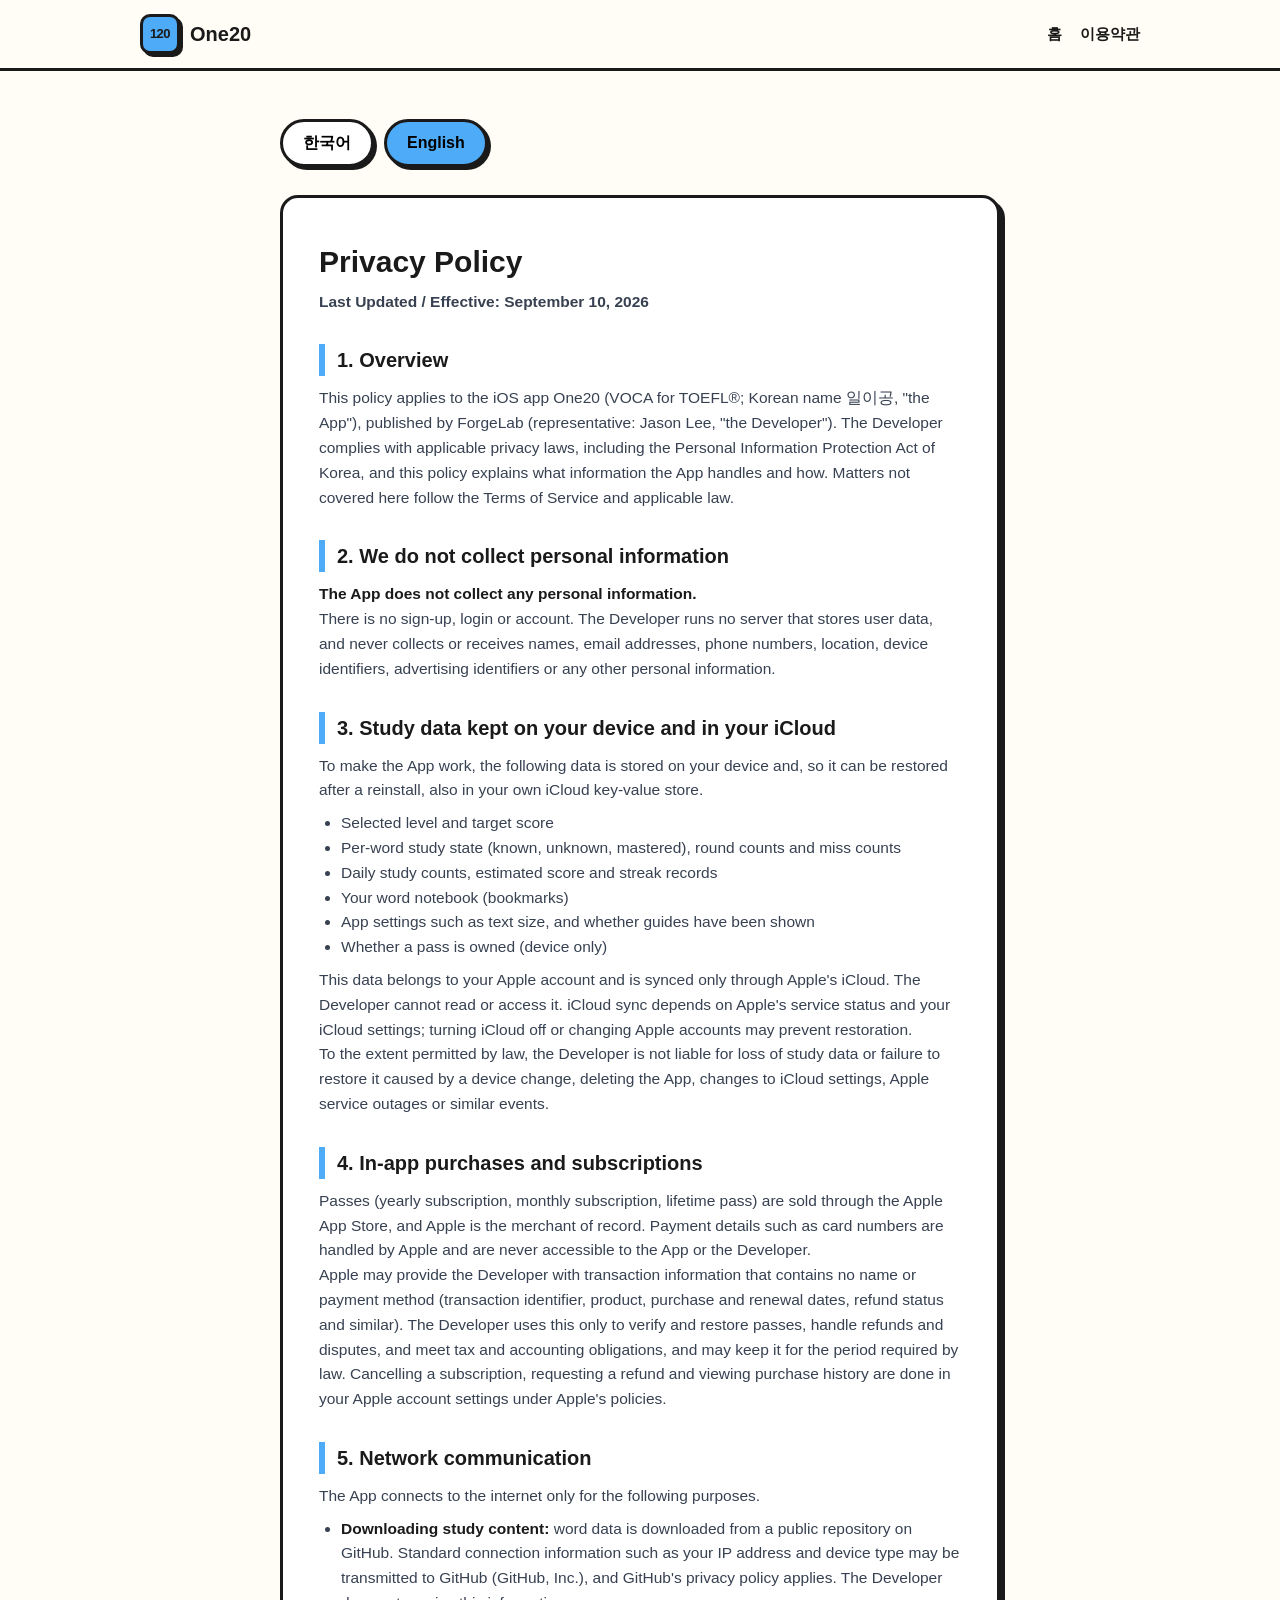
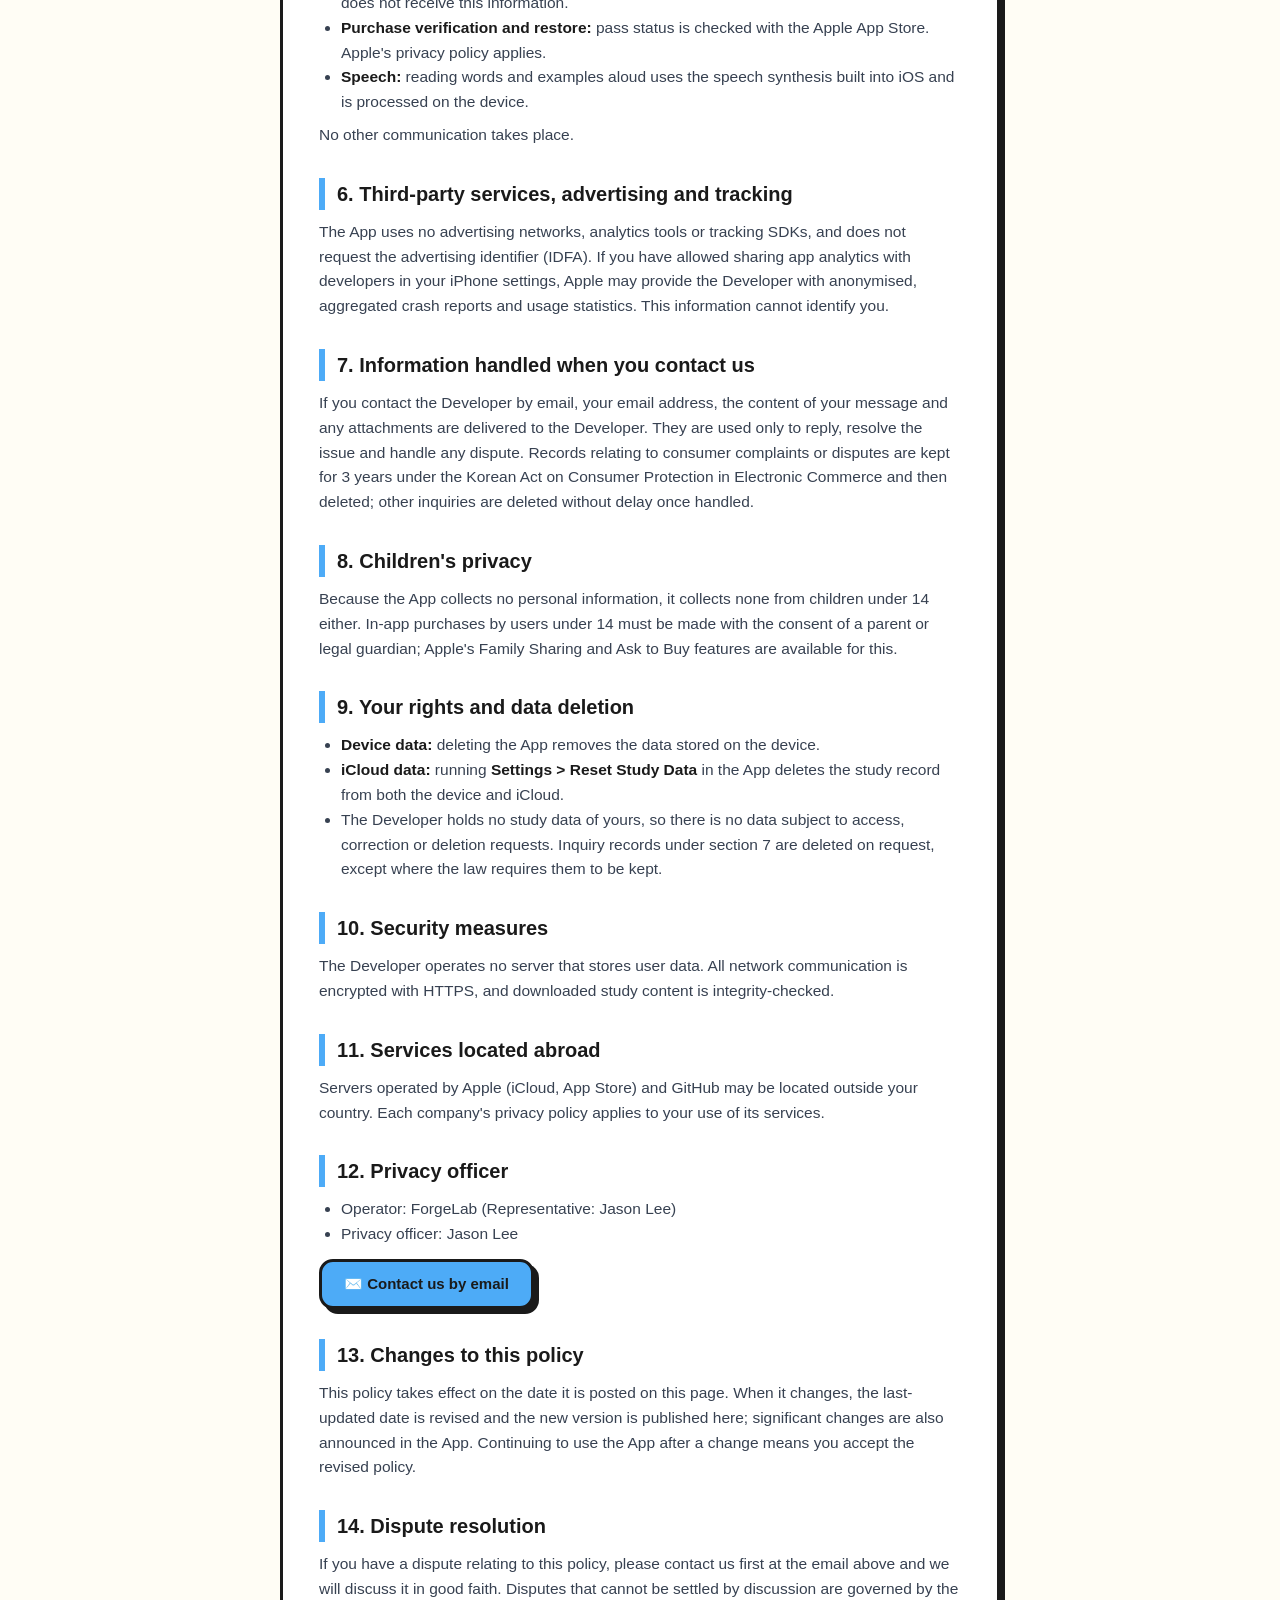
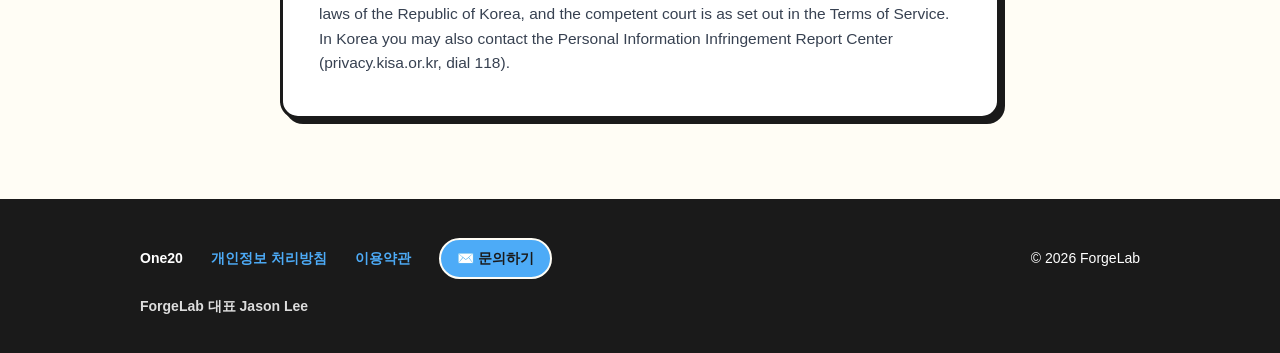
<file: docs/privacy.html>
<!DOCTYPE html>
<html lang="ko">
<head>
<meta charset="UTF-8" />
<meta name="viewport" content="width=device-width, initial-scale=1.0" />
<title>개인정보 처리방침 | 일이공 (One20) Privacy Policy</title>
<meta name="description" content="일이공(One20) 개인정보 처리방침: 개인정보를 수집하지 않습니다. One20 Privacy Policy: we collect no personal information." />
<link rel="icon" href="data:image/svg+xml,%3Csvg xmlns='http://www.w3.org/2000/svg' viewBox='0 0 64 64'%3E%3Crect x='4' y='4' width='56' height='56' rx='12' fill='%23FFD43B' stroke='%231A1A1A' stroke-width='5'/%3E%3Ctext x='32' y='42' font-family='-apple-system,sans-serif' font-size='24' font-weight='900' text-anchor='middle' fill='%231A1A1A'%3E120%3C/text%3E%3C/svg%3E" />
<link rel="stylesheet" href="styles.css" />
</head>
<body>

<nav class="nav">
  <div class="nav-inner">
    <a class="logo" href="index.html"><span class="logo-block">120</span> One20</a>
    <div class="nav-links">
      <a href="index.html">홈</a>
      <a href="terms.html">이용약관</a>
    </div>
  </div>
</nav>

<main class="policy">
  <div class="lang-toggle" role="tablist" aria-label="언어 선택 / Language">
    <button id="btn-ko" class="active" onclick="setLang('ko')">한국어</button>
    <button id="btn-en" onclick="setLang('en')">English</button>
  </div>

  <div class="policy-card">

    <!-- ================= 한국어 ================= -->
    <div class="lang-ko">
      <h1>개인정보 처리방침</h1>
      <p class="date">최종 수정일 및 시행일: 2026년 9월 10일</p>

      <h2>1. 개요</h2>
      <p>이 방침은 ForgeLab(대표 Jason Lee, 이하 "개발자")이 배포하는 iOS 앱 일이공(영문명 One20, VOCA for TOEFL®, 이하 "앱")에 적용됩니다. 개발자는 「개인정보 보호법」 등 관련 법령을 지키며, 이 방침에서 앱이 어떤 정보를 다루고 어떻게 처리하는지 설명합니다. 이 방침에서 정하지 않은 사항은 이용약관과 관련 법령을 따릅니다.</p>

      <h2>2. 개인정보를 수집하지 않습니다</h2>
      <p><strong>앱은 개인정보를 수집하지 않습니다.</strong></p>
      <p>회원가입, 로그인, 계정 생성을 요구하지 않습니다. 개발자는 사용자 데이터를 저장하는 자체 서버를 운영하지 않으며, 이름, 이메일, 전화번호, 위치, 기기 식별자, 광고 식별자 등 어떤 개인정보도 수집하거나 전송받지 않습니다.</p>

      <h2>3. 기기와 iCloud에 저장되는 학습 데이터</h2>
      <p>앱은 학습 기능을 위해 아래 데이터를 사용자의 기기에 저장하고, 재설치 뒤 복원을 위해 사용자 본인의 iCloud(키-값 저장소)에도 함께 저장합니다.</p>
      <ul>
        <li>선택한 레벨과 목표 점수</li>
        <li>단어별 학습 상태(알아요, 모름, 마스터), 회독 수, 틀린 횟수</li>
        <li>날짜별 학습 수와 예상 점수, 연속 학습 기록</li>
        <li>나만의 단어장(북마크)</li>
        <li>글자 크기 등 앱 설정, 안내 표시 여부</li>
        <li>이용권 보유 여부(기기에만 저장)</li>
      </ul>
      <p>이 데이터는 사용자의 Apple 계정에 속하며 Apple의 iCloud를 통해서만 동기화됩니다. 개발자는 이 데이터를 열람하거나 접근할 수 없습니다. iCloud 동기화는 Apple의 서비스 상태와 사용자의 iCloud 설정에 따라 달라지며, iCloud를 끄거나 Apple 계정을 바꾸면 복원되지 않을 수 있습니다.</p>
      <p>개발자는 관련 법령이 허용하는 범위에서, 기기 교체, 앱 삭제, iCloud 설정 변경, Apple 서비스 장애 등으로 생긴 학습 데이터의 손실이나 복원 실패에 대해 책임을 지지 않습니다.</p>

      <h2>4. 앱 내 구입과 구독</h2>
      <p>이용권(연간 구독, 월간 구독, 평생 이용권)은 Apple App Store를 통해 판매되며 결제의 당사자는 Apple입니다. 카드 번호 등 결제 정보는 Apple이 처리하고 앱과 개발자는 접근할 수 없습니다.</p>
      <p>Apple은 개발자에게 이름이나 결제 수단이 포함되지 않은 거래 정보(거래 식별자, 상품, 구입 및 갱신 일시, 환불 여부 등)를 제공할 수 있습니다. 개발자는 이 정보를 이용권 확인과 복원, 환불과 분쟁 대응, 세무와 회계 처리 목적으로만 사용하며 관련 법령이 정한 기간 동안 보관할 수 있습니다. 구독 해지, 환불, 결제 내역 확인은 Apple 계정 설정에서 하며 Apple의 정책을 따릅니다.</p>

      <h2>5. 네트워크 통신</h2>
      <p>앱은 아래 목적으로만 인터넷에 연결합니다.</p>
      <ul>
        <li><strong>학습 콘텐츠 내려받기:</strong> 단어 데이터를 GitHub의 공개 저장소에서 내려받습니다. 이때 IP 주소, 기기 종류 같은 일반적인 접속 정보가 GitHub(GitHub, Inc.)에 전달될 수 있으며 GitHub의 개인정보 처리방침이 적용됩니다. 개발자는 이 정보를 받지 않습니다.</li>
        <li><strong>구입 확인과 복원:</strong> Apple App Store와 이용권 상태를 확인합니다. Apple의 개인정보 처리방침이 적용됩니다.</li>
        <li><strong>음성 읽기:</strong> 단어와 예문 읽어 주기는 iOS에 내장된 음성 합성 기능을 사용하며 기기 안에서 처리됩니다.</li>
      </ul>
      <p>그 밖의 통신은 하지 않습니다.</p>

      <h2>6. 제3자 서비스, 광고, 추적</h2>
      <p>앱은 광고 네트워크, 분석 도구, 추적 SDK를 사용하지 않으며 광고 식별자(IDFA)를 요청하지 않습니다. 사용자가 iPhone 설정에서 Apple에 앱 분석 정보 공유를 허용한 경우, Apple이 익명으로 집계한 충돌 보고와 사용 통계를 개발자에게 제공할 수 있습니다. 이 정보로는 개인을 식별할 수 없습니다.</p>

      <h2>7. 문의 시 처리되는 정보</h2>
      <p>사용자가 이메일로 문의하면 이메일 주소와 문의 내용, 첨부 파일이 개발자에게 전달됩니다. 이 정보는 답변, 문제 해결, 분쟁 대응 목적으로만 사용합니다. 소비자 불만이나 분쟁 처리에 관한 기록은 「전자상거래 등에서의 소비자보호에 관한 법률」에 따라 3년간 보관한 뒤 삭제하며, 그 밖의 문의는 처리가 끝나면 지체 없이 삭제합니다.</p>

      <h2>8. 아동의 개인정보</h2>
      <p>앱은 개인정보를 수집하지 않으므로 만 14세 미만 아동의 개인정보도 수집하지 않습니다. 만 14세 미만 사용자의 앱 내 구입은 법정대리인의 동의 아래 이루어져야 하며, Apple의 가족 공유와 구입 요청 승인 기능을 이용할 수 있습니다.</p>

      <h2>9. 사용자의 권리와 데이터 삭제</h2>
      <ul>
        <li><strong>기기 데이터:</strong> 앱을 삭제하면 기기에 저장된 데이터가 함께 삭제됩니다.</li>
        <li><strong>iCloud 데이터:</strong> 앱의 <strong>설정 &gt; 학습 데이터 초기화</strong>를 실행하면 기기와 iCloud의 학습 기록이 모두 삭제됩니다.</li>
        <li>개발자는 사용자의 학습 데이터를 보유하지 않으므로 열람, 정정, 삭제 요청의 대상이 되는 데이터가 없습니다. 7항의 문의 기록은 요청하시면 법령이 정한 보관 의무가 없는 범위에서 삭제합니다.</li>
      </ul>

      <h2>10. 안전성 확보 조치</h2>
      <p>개발자는 사용자 데이터를 저장하는 서버를 두지 않습니다. 모든 네트워크 통신은 HTTPS로 암호화되며, 내려받은 학습 콘텐츠는 무결성 검증을 거칩니다.</p>

      <h2>11. 국외 서비스 이용</h2>
      <p>Apple(iCloud, App Store)과 GitHub의 서버는 국외에 있을 수 있습니다. 해당 서비스 이용에는 각 회사의 개인정보 처리방침이 적용됩니다.</p>

      <h2>12. 개인정보 보호책임자</h2>
      <ul>
        <li>사업자: ForgeLab (대표 Jason Lee)</li>
        <li>개인정보 보호책임자: Jason Lee</li>
      </ul>
      <p style="margin-top: 12px;"><a class="nb-btn" style="padding: 10px 22px; font-size: 15px;" href="mailto:forgelab.aitech@gmail.com?subject=%5BOne20%5D%20%EA%B0%9C%EC%9D%B8%EC%A0%95%EB%B3%B4%20%EB%AC%B8%EC%9D%98">✉️ 이메일로 문의하기</a></p>

      <h2>13. 방침의 변경</h2>
      <p>이 방침은 이 페이지에 게시한 날부터 효력이 생깁니다. 내용이 바뀌면 최종 수정일을 갱신해 이 페이지에 공개하고, 중요한 변경은 앱 안에서도 안내합니다. 변경 뒤에도 앱을 계속 사용하면 변경된 방침에 동의한 것으로 봅니다.</p>

      <h2>14. 분쟁 해결</h2>
      <p>이 방침과 관련한 분쟁은 먼저 위 이메일로 알려 주시면 성실히 협의합니다. 협의로 해결되지 않는 분쟁에는 대한민국 법이 적용되며 관할 법원은 이용약관을 따릅니다. 개인정보 침해에 대한 신고나 상담은 개인정보침해 신고센터(privacy.kisa.or.kr, 국번 없이 118)에서도 받을 수 있습니다.</p>

    </div>

    <!-- ================= English ================= -->
    <div class="lang-en">
      <h1>Privacy Policy</h1>
      <p class="date">Last Updated / Effective: September 10, 2026</p>

      <h2>1. Overview</h2>
      <p>This policy applies to the iOS app One20 (VOCA for TOEFL®; Korean name 일이공, "the App"), published by ForgeLab (representative: Jason Lee, "the Developer"). The Developer complies with applicable privacy laws, including the Personal Information Protection Act of Korea, and this policy explains what information the App handles and how. Matters not covered here follow the Terms of Service and applicable law.</p>

      <h2>2. We do not collect personal information</h2>
      <p><strong>The App does not collect any personal information.</strong></p>
      <p>There is no sign-up, login or account. The Developer runs no server that stores user data, and never collects or receives names, email addresses, phone numbers, location, device identifiers, advertising identifiers or any other personal information.</p>

      <h2>3. Study data kept on your device and in your iCloud</h2>
      <p>To make the App work, the following data is stored on your device and, so it can be restored after a reinstall, also in your own iCloud key-value store.</p>
      <ul>
        <li>Selected level and target score</li>
        <li>Per-word study state (known, unknown, mastered), round counts and miss counts</li>
        <li>Daily study counts, estimated score and streak records</li>
        <li>Your word notebook (bookmarks)</li>
        <li>App settings such as text size, and whether guides have been shown</li>
        <li>Whether a pass is owned (device only)</li>
      </ul>
      <p>This data belongs to your Apple account and is synced only through Apple's iCloud. The Developer cannot read or access it. iCloud sync depends on Apple's service status and your iCloud settings; turning iCloud off or changing Apple accounts may prevent restoration.</p>
      <p>To the extent permitted by law, the Developer is not liable for loss of study data or failure to restore it caused by a device change, deleting the App, changes to iCloud settings, Apple service outages or similar events.</p>

      <h2>4. In-app purchases and subscriptions</h2>
      <p>Passes (yearly subscription, monthly subscription, lifetime pass) are sold through the Apple App Store, and Apple is the merchant of record. Payment details such as card numbers are handled by Apple and are never accessible to the App or the Developer.</p>
      <p>Apple may provide the Developer with transaction information that contains no name or payment method (transaction identifier, product, purchase and renewal dates, refund status and similar). The Developer uses this only to verify and restore passes, handle refunds and disputes, and meet tax and accounting obligations, and may keep it for the period required by law. Cancelling a subscription, requesting a refund and viewing purchase history are done in your Apple account settings under Apple's policies.</p>

      <h2>5. Network communication</h2>
      <p>The App connects to the internet only for the following purposes.</p>
      <ul>
        <li><strong>Downloading study content:</strong> word data is downloaded from a public repository on GitHub. Standard connection information such as your IP address and device type may be transmitted to GitHub (GitHub, Inc.), and GitHub's privacy policy applies. The Developer does not receive this information.</li>
        <li><strong>Purchase verification and restore:</strong> pass status is checked with the Apple App Store. Apple's privacy policy applies.</li>
        <li><strong>Speech:</strong> reading words and examples aloud uses the speech synthesis built into iOS and is processed on the device.</li>
      </ul>
      <p>No other communication takes place.</p>

      <h2>6. Third-party services, advertising and tracking</h2>
      <p>The App uses no advertising networks, analytics tools or tracking SDKs, and does not request the advertising identifier (IDFA). If you have allowed sharing app analytics with developers in your iPhone settings, Apple may provide the Developer with anonymised, aggregated crash reports and usage statistics. This information cannot identify you.</p>

      <h2>7. Information handled when you contact us</h2>
      <p>If you contact the Developer by email, your email address, the content of your message and any attachments are delivered to the Developer. They are used only to reply, resolve the issue and handle any dispute. Records relating to consumer complaints or disputes are kept for 3 years under the Korean Act on Consumer Protection in Electronic Commerce and then deleted; other inquiries are deleted without delay once handled.</p>

      <h2>8. Children's privacy</h2>
      <p>Because the App collects no personal information, it collects none from children under 14 either. In-app purchases by users under 14 must be made with the consent of a parent or legal guardian; Apple's Family Sharing and Ask to Buy features are available for this.</p>

      <h2>9. Your rights and data deletion</h2>
      <ul>
        <li><strong>Device data:</strong> deleting the App removes the data stored on the device.</li>
        <li><strong>iCloud data:</strong> running <strong>Settings &gt; Reset Study Data</strong> in the App deletes the study record from both the device and iCloud.</li>
        <li>The Developer holds no study data of yours, so there is no data subject to access, correction or deletion requests. Inquiry records under section 7 are deleted on request, except where the law requires them to be kept.</li>
      </ul>

      <h2>10. Security measures</h2>
      <p>The Developer operates no server that stores user data. All network communication is encrypted with HTTPS, and downloaded study content is integrity-checked.</p>

      <h2>11. Services located abroad</h2>
      <p>Servers operated by Apple (iCloud, App Store) and GitHub may be located outside your country. Each company's privacy policy applies to your use of its services.</p>

      <h2>12. Privacy officer</h2>
      <ul>
        <li>Operator: ForgeLab (Representative: Jason Lee)</li>
        <li>Privacy officer: Jason Lee</li>
      </ul>
      <p style="margin-top: 12px;"><a class="nb-btn" style="padding: 10px 22px; font-size: 15px;" href="mailto:forgelab.aitech@gmail.com?subject=%5BOne20%5D%20Privacy%20inquiry">✉️ Contact us by email</a></p>

      <h2>13. Changes to this policy</h2>
      <p>This policy takes effect on the date it is posted on this page. When it changes, the last-updated date is revised and the new version is published here; significant changes are also announced in the App. Continuing to use the App after a change means you accept the revised policy.</p>

      <h2>14. Dispute resolution</h2>
      <p>If you have a dispute relating to this policy, please contact us first at the email above and we will discuss it in good faith. Disputes that cannot be settled by discussion are governed by the laws of the Republic of Korea, and the competent court is as set out in the Terms of Service. In Korea you may also contact the Personal Information Infringement Report Center (privacy.kisa.or.kr, dial 118).</p>

    </div>

  </div>
</main>

<footer>
  <div class="wrap">
    <span style="font-weight: 900;">One20</span>
    <a href="privacy.html">개인정보 처리방침</a>
    <a href="terms.html">이용약관</a>
    <a class="contact-btn" href="mailto:forgelab.aitech@gmail.com?subject=%5BOne20%5D%20%EB%AC%B8%EC%9D%98">✉️ 문의하기</a>
    <span style="margin-left:auto;">© 2026 ForgeLab</span>
    <span class="biz">ForgeLab 대표 Jason Lee</span>
  </div>
</footer>

<script>
function setLang(lang) {
  document.body.classList.toggle('en', lang === 'en');
  document.getElementById('btn-ko').classList.toggle('active', lang === 'ko');
  document.getElementById('btn-en').classList.toggle('active', lang === 'en');
  document.documentElement.lang = lang;
}
// Default to English for non-Korean browsers
if (!navigator.language.startsWith('ko')) setLang('en');
</script>

</body>
</html>
</file>
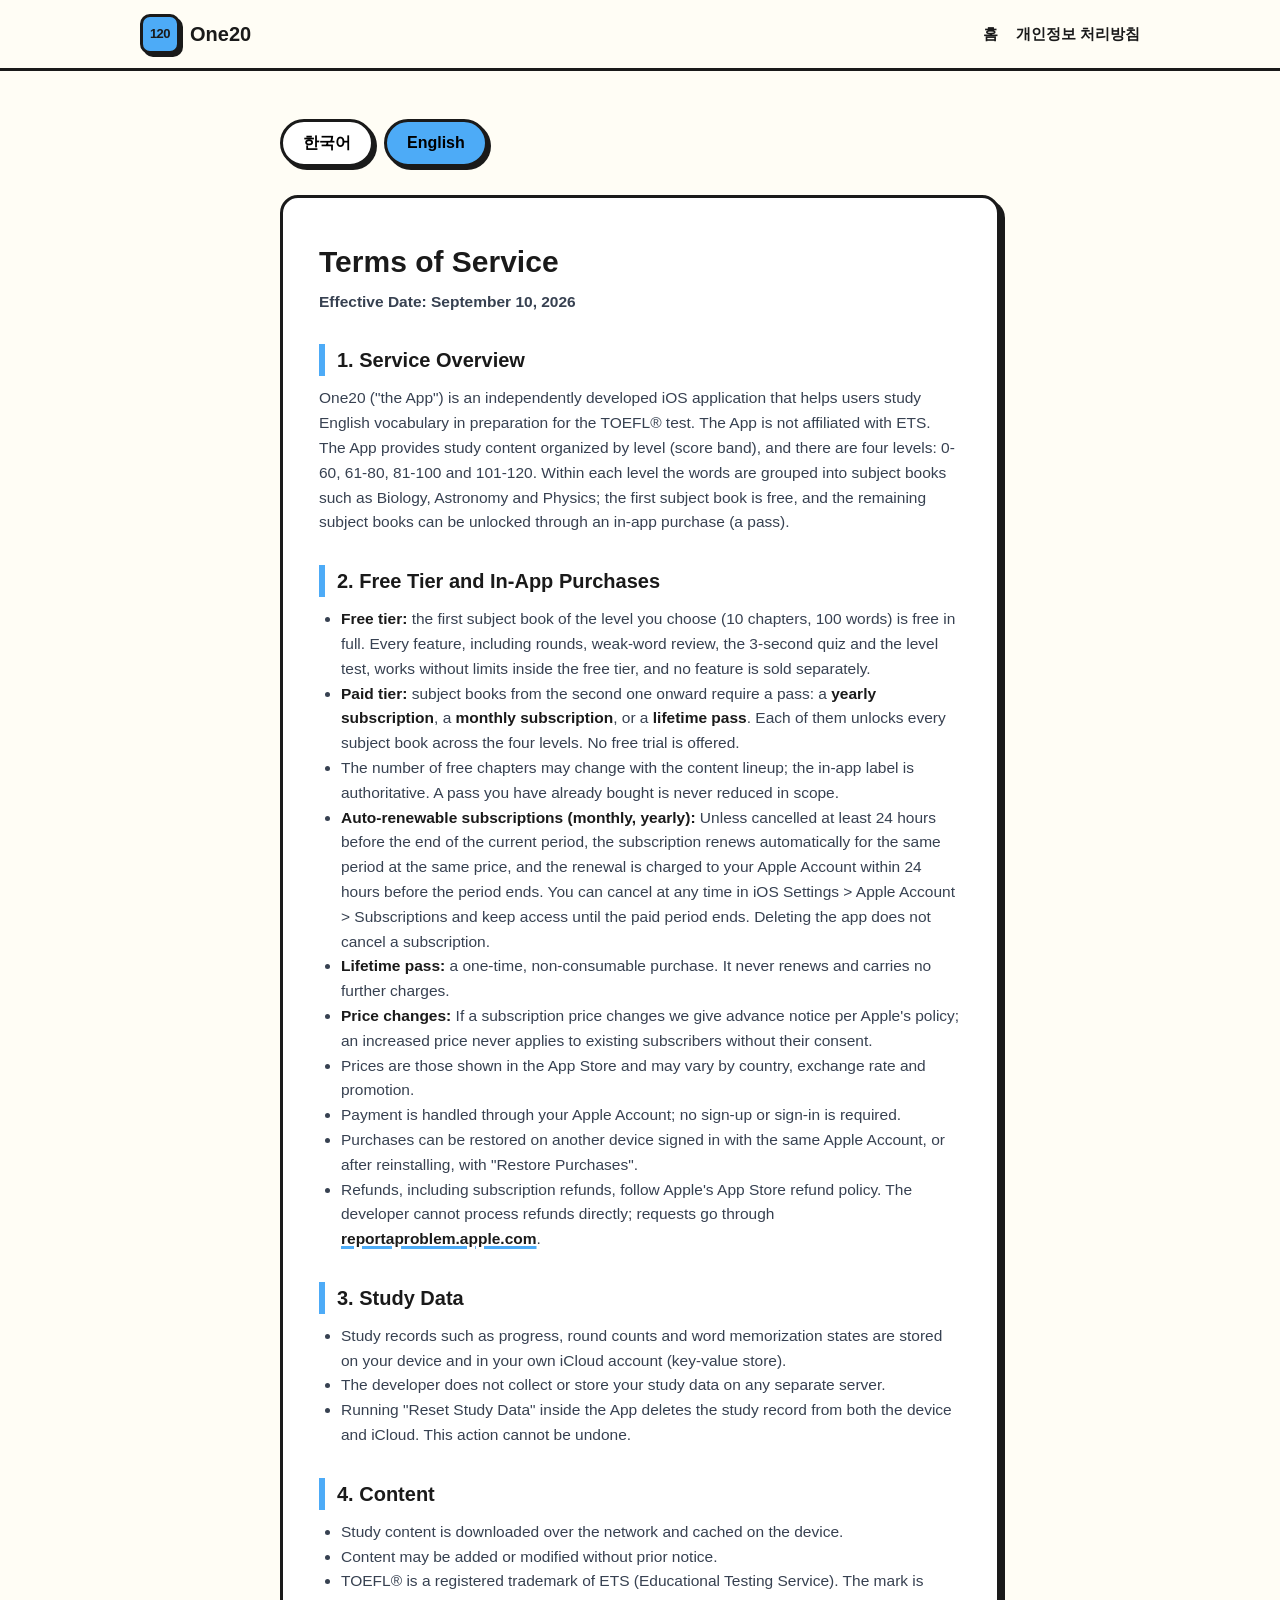
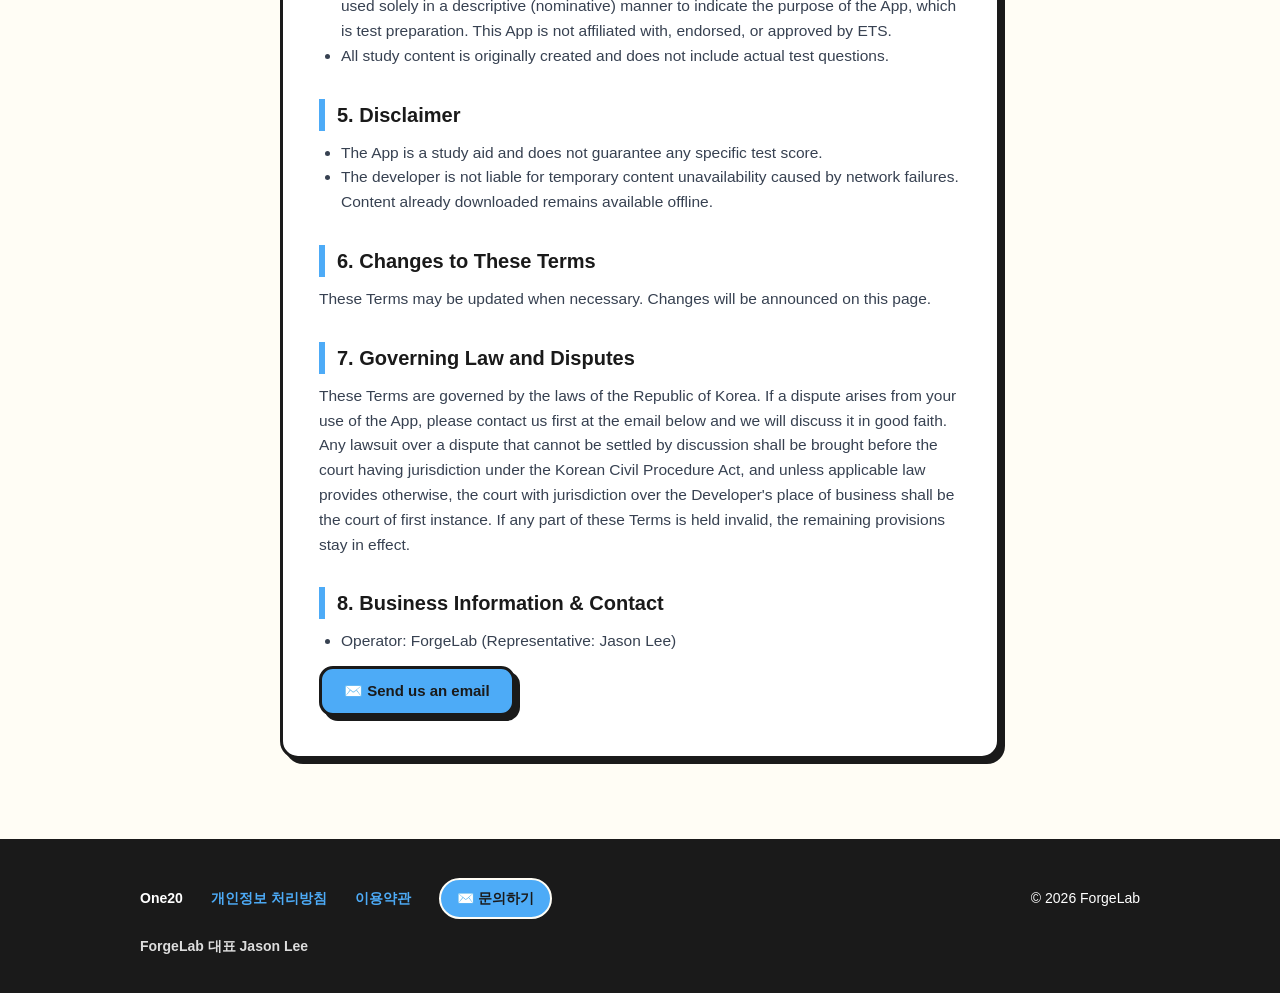
<file: docs/terms.html>
<!DOCTYPE html>
<html lang="ko">
<head>
<meta charset="UTF-8" />
<meta name="viewport" content="width=device-width, initial-scale=1.0" />
<title>이용약관 | One20 Terms of Service</title>
<meta name="description" content="One20 이용약관: 앱 내 구매, 학습 데이터, 콘텐츠, 환불 정책. One20 Terms of Service." />
<link rel="icon" href="data:image/svg+xml,%3Csvg xmlns='http://www.w3.org/2000/svg' viewBox='0 0 64 64'%3E%3Crect x='4' y='4' width='56' height='56' rx='12' fill='%23FFD43B' stroke='%231A1A1A' stroke-width='5'/%3E%3Ctext x='32' y='42' font-family='-apple-system,sans-serif' font-size='24' font-weight='900' text-anchor='middle' fill='%231A1A1A'%3E120%3C/text%3E%3C/svg%3E" />
<link rel="stylesheet" href="styles.css" />
</head>
<body>

<nav class="nav">
  <div class="nav-inner">
    <a class="logo" href="index.html"><span class="logo-block">120</span> One20</a>
    <div class="nav-links">
      <a href="index.html">홈</a>
      <a href="privacy.html">개인정보 처리방침</a>
    </div>
  </div>
</nav>

<main class="policy">
  <div class="lang-toggle" role="tablist" aria-label="언어 선택 / Language">
    <button id="btn-ko" class="active" onclick="setLang('ko')">한국어</button>
    <button id="btn-en" onclick="setLang('en')">English</button>
  </div>

  <div class="policy-card">

    <!-- ================= 한국어 ================= -->
    <div class="lang-ko">
      <h1>이용약관</h1>
      <p class="date">시행일: 2026년 9월 10일</p>

      <h2>1. 서비스 개요</h2>
      <p>일이공(이하 "앱")은 토플(TOEFL®) 시험 대비 영어 어휘 학습을 돕기 위해 독립적으로 개발된 iOS 애플리케이션입니다. 앱은 ETS와 무관합니다. 앱은 레벨(점수대)별 학습 콘텐츠를 제공하며, 레벨은 0-60, 61-80, 81-100, 101-120의 네 단계입니다. 각 레벨의 단어는 생물학, 천문학, 물리학처럼 학문 주제별 책으로 묶여 있고, 첫 주제 책은 무료로, 나머지 주제 책은 앱 내 구매(이용권)를 통해 이용할 수 있습니다.</p>

      <h2>2. 무료 이용 범위와 앱 내 구매</h2>
      <ul>
        <li><strong>무료 범위:</strong> 사용자가 선택한 레벨의 <strong>첫 주제 책 한 권 전체(10챕터, 100단어)</strong> 를 무료로 이용할 수 있습니다. 회독, 모름 단어 복습, 3초 퀴즈, 레벨 테스트 등 앱의 기능은 무료 범위 안에서 제한 없이 동작하며, 기능별 추가 결제는 없습니다.</li>
        <li><strong>유료 범위:</strong> 두 번째 주제 책부터 이용하려면 이용권이 필요합니다. 이용권은 <strong>연간 구독</strong>, <strong>월간 구독</strong>, <strong>평생 이용권</strong> 중 하나이며, 어느 것이든 4개 레벨의 모든 주제 책이 전부 열립니다. 무료 체험 기간은 제공하지 않습니다.</li>
        <li>무료로 열리는 챕터 수는 콘텐츠 구성에 따라 변경될 수 있으며, 변경 시 앱 내 표기를 기준으로 합니다. 이미 구매한 이용권의 범위는 축소되지 않습니다.</li>
        <li><strong>자동 갱신 구독(월간, 연간):</strong> 현재 구독 기간이 끝나기 24시간 전까지 해지하지 않으면 같은 기간과 같은 가격으로 자동 갱신되며, 갱신 대금은 기간 종료 전 24시간 이내에 사용자의 Apple 계정에 청구됩니다. 해지는 iOS 설정 &gt; Apple 계정 &gt; 구독에서 언제든 할 수 있고, 해지하더라도 이미 결제한 기간이 끝날 때까지 계속 이용할 수 있습니다. 앱을 삭제하는 것만으로는 구독이 해지되지 않습니다.</li>
        <li><strong>평생 이용권:</strong> 1회 결제로 영구적으로 이용하는 비소모성(Non-Consumable) 상품입니다. 자동 갱신되지 않으며 추가 결제가 발생하지 않습니다.</li>
        <li><strong>가격 변경:</strong> 구독 가격을 변경할 경우 Apple의 정책에 따라 사전에 고지하며, 인상된 가격은 기존 구독자의 동의 없이 적용되지 않습니다.</li>
        <li>판매 가격은 App Store에 표시된 금액을 기준으로 하며, 국가와 환율, 프로모션에 따라 다를 수 있습니다.</li>
        <li>결제는 사용자의 Apple 계정을 통해 처리되며, 별도의 회원가입이나 로그인은 필요하지 않습니다.</li>
        <li>구매 내역은 동일한 Apple 계정으로 로그인된 다른 기기 또는 앱 재설치 시 "구매 복원" 기능으로 복원할 수 있습니다.</li>
        <li>환불은 Apple App Store의 환불 정책을 따르며, 구독 환불 역시 동일합니다. 개발자가 직접 환불을 처리할 수 없으며, 환불 요청은 <a href="https://reportaproblem.apple.com">reportaproblem.apple.com</a> 에서 하실 수 있습니다.</li>
      </ul>

      <h2>3. 학습 데이터</h2>
      <ul>
        <li>학습 진도, 회독 수, 단어 암기 상태 등의 학습 기록은 사용자의 기기 및 사용자의 iCloud 계정(키-값 저장소)에 저장됩니다.</li>
        <li>개발자는 사용자의 학습 데이터를 별도의 서버에 수집하거나 저장하지 않습니다.</li>
        <li>앱 내 "학습 데이터 초기화"를 실행하면 기기와 iCloud의 학습 기록이 모두 삭제되며, 이 작업은 되돌릴 수 없습니다.</li>
      </ul>

      <h2>4. 콘텐츠</h2>
      <ul>
        <li>앱의 학습 콘텐츠는 네트워크를 통해 다운로드되며 기기에 캐시됩니다.</li>
        <li>콘텐츠는 사전 고지 없이 추가되거나 수정될 수 있습니다.</li>
        <li>TOEFL®은 ETS(Educational Testing Service)의 등록 상표입니다. 본 앱은 "시험 대비"라는 서비스의 목적을 설명하기 위한 서술적 용도로만 상표를 언급하며, ETS와 무관하고 ETS의 제휴나 보증, 승인을 받지 않았습니다.</li>
        <li>모든 학습 콘텐츠는 자체 제작이며, 실제 시험의 기출문제를 포함하지 않습니다.</li>
      </ul>

      <h2>5. 면책</h2>
      <ul>
        <li>앱은 학습 보조 도구이며, 특정 시험 점수의 달성을 보장하지 않습니다.</li>
        <li>네트워크 장애 등으로 인한 일시적인 콘텐츠 이용 제한에 대해 개발자는 책임을 지지 않습니다. 단, 이미 다운로드된 콘텐츠는 오프라인에서도 이용할 수 있습니다.</li>
      </ul>

      <h2>6. 약관의 변경</h2>
      <p>본 약관은 필요 시 변경될 수 있으며, 변경 사항은 본 페이지를 통해 공지됩니다.</p>

      <h2>7. 준거법 및 분쟁 해결</h2>
      <p>이 약관은 대한민국 법을 준거법으로 합니다. 앱 이용과 관련한 분쟁은 먼저 아래 이메일로 알려 주시면 성실히 협의합니다. 협의로 해결되지 않는 분쟁의 소송은 민사소송법이 정한 관할 법원에 제기하되, 관련 법령이 달리 정하지 않는 한 개발자의 사업장 소재지를 관할하는 법원을 제1심 관할 법원으로 합니다. 이 약관의 일부가 무효로 판단되더라도 나머지 조항의 효력에는 영향이 없습니다.</p>

      <h2>8. 사업자 정보 및 문의</h2>
      <ul>
        <li>사업자: ForgeLab (대표 Jason Lee)</li>
      </ul>
      <p style="margin-top: 12px;"><a class="nb-btn" style="padding: 10px 22px; font-size: 15px;" href="mailto:forgelab.aitech@gmail.com?subject=%5BOne20%5D%20%EC%9D%B4%EC%9A%A9%EC%95%BD%EA%B4%80%20%EB%AC%B8%EC%9D%98">✉️ 이메일 보내기</a></p>

    </div>

    <!-- ================= English ================= -->
    <div class="lang-en">
      <h1>Terms of Service</h1>
      <p class="date">Effective Date: September 10, 2026</p>

      <h2>1. Service Overview</h2>
      <p>One20 ("the App") is an independently developed iOS application that helps users study English vocabulary in preparation for the TOEFL® test. The App is not affiliated with ETS. The App provides study content organized by level (score band), and there are four levels: 0-60, 61-80, 81-100 and 101-120. Within each level the words are grouped into subject books such as Biology, Astronomy and Physics; the first subject book is free, and the remaining subject books can be unlocked through an in-app purchase (a pass).</p>

      <h2>2. Free Tier and In-App Purchases</h2>
      <ul>
        <li><strong>Free tier:</strong> the first subject book of the level you choose (10 chapters, 100 words) is free in full. Every feature, including rounds, weak-word review, the 3-second quiz and the level test, works without limits inside the free tier, and no feature is sold separately.</li>
        <li><strong>Paid tier:</strong> subject books from the second one onward require a pass: a <strong>yearly subscription</strong>, a <strong>monthly subscription</strong>, or a <strong>lifetime pass</strong>. Each of them unlocks every subject book across the four levels. No free trial is offered.</li>
        <li>The number of free chapters may change with the content lineup; the in-app label is authoritative. A pass you have already bought is never reduced in scope.</li>
        <li><strong>Auto-renewable subscriptions (monthly, yearly):</strong> Unless cancelled at least 24 hours before the end of the current period, the subscription renews automatically for the same period at the same price, and the renewal is charged to your Apple Account within 24 hours before the period ends. You can cancel at any time in iOS Settings &gt; Apple Account &gt; Subscriptions and keep access until the paid period ends. Deleting the app does not cancel a subscription.</li>
        <li><strong>Lifetime pass:</strong> a one-time, non-consumable purchase. It never renews and carries no further charges.</li>
        <li><strong>Price changes:</strong> If a subscription price changes we give advance notice per Apple's policy; an increased price never applies to existing subscribers without their consent.</li>
        <li>Prices are those shown in the App Store and may vary by country, exchange rate and promotion.</li>
        <li>Payment is handled through your Apple Account; no sign-up or sign-in is required.</li>
        <li>Purchases can be restored on another device signed in with the same Apple Account, or after reinstalling, with "Restore Purchases".</li>
        <li>Refunds, including subscription refunds, follow Apple's App Store refund policy. The developer cannot process refunds directly; requests go through <a href="https://reportaproblem.apple.com">reportaproblem.apple.com</a>.</li>
      </ul>

      <h2>3. Study Data</h2>
      <ul>
        <li>Study records such as progress, round counts and word memorization states are stored on your device and in your own iCloud account (key-value store).</li>
        <li>The developer does not collect or store your study data on any separate server.</li>
        <li>Running "Reset Study Data" inside the App deletes the study record from both the device and iCloud. This action cannot be undone.</li>
      </ul>

      <h2>4. Content</h2>
      <ul>
        <li>Study content is downloaded over the network and cached on the device.</li>
        <li>Content may be added or modified without prior notice.</li>
        <li>TOEFL® is a registered trademark of ETS (Educational Testing Service). The mark is used solely in a descriptive (nominative) manner to indicate the purpose of the App, which is test preparation. This App is not affiliated with, endorsed, or approved by ETS.</li>
        <li>All study content is originally created and does not include actual test questions.</li>
      </ul>

      <h2>5. Disclaimer</h2>
      <ul>
        <li>The App is a study aid and does not guarantee any specific test score.</li>
        <li>The developer is not liable for temporary content unavailability caused by network failures. Content already downloaded remains available offline.</li>
      </ul>

      <h2>6. Changes to These Terms</h2>
      <p>These Terms may be updated when necessary. Changes will be announced on this page.</p>

      <h2>7. Governing Law and Disputes</h2>
      <p>These Terms are governed by the laws of the Republic of Korea. If a dispute arises from your use of the App, please contact us first at the email below and we will discuss it in good faith. Any lawsuit over a dispute that cannot be settled by discussion shall be brought before the court having jurisdiction under the Korean Civil Procedure Act, and unless applicable law provides otherwise, the court with jurisdiction over the Developer's place of business shall be the court of first instance. If any part of these Terms is held invalid, the remaining provisions stay in effect.</p>

      <h2>8. Business Information &amp; Contact</h2>
      <ul>
        <li>Operator: ForgeLab (Representative: Jason Lee)</li>
      </ul>
      <p style="margin-top: 12px;"><a class="nb-btn" style="padding: 10px 22px; font-size: 15px;" href="mailto:forgelab.aitech@gmail.com?subject=%5BOne20%5D%20Terms%20inquiry">✉️ Send us an email</a></p>

    </div>

  </div>
</main>

<footer>
  <div class="wrap">
    <span style="font-weight: 900;">One20</span>
    <a href="privacy.html">개인정보 처리방침</a>
    <a href="terms.html">이용약관</a>
    <a class="contact-btn" href="mailto:forgelab.aitech@gmail.com?subject=%5BOne20%5D%20%EB%AC%B8%EC%9D%98">✉️ 문의하기</a>
    <span style="margin-left:auto;">© 2026 ForgeLab</span>
    <span class="biz">ForgeLab 대표 Jason Lee</span>
  </div>
</footer>

<script>
function setLang(lang) {
  document.body.classList.toggle('en', lang === 'en');
  document.getElementById('btn-ko').classList.toggle('active', lang === 'ko');
  document.getElementById('btn-en').classList.toggle('active', lang === 'en');
  document.documentElement.lang = lang;
}
// Default to English for non-Korean browsers
if (!navigator.language.startsWith('ko')) setLang('en');
</script>

</body>
</html>
</file>
<file: docs/styles.css>
/* ============================================================
   T120 promo site — Neobrutalism, tokens mirrored from the app
   (NBTheme.swift: colors, 3px borders, hard offset shadows)
   Brand accent is blue (--brand) with lavender support (--brand-2);
   the raw palette variables stay identical across sister apps.
   ============================================================ */

:root {
  /* Backgrounds */
  --page-bg: #FFFDF5;
  --card-bg: #FFFFFF;
  --surface: #F5F0E8;

  /* Accents (Assets.xcassets nb.* colors) */
  --yellow:   #FFD43B;
  --pink:     #FF6B9D;
  --blue:     #4DABF7;
  --coral:    #FF6B35;
  --mint:     #63E6BE;
  --lavender: #B197FC;
  --lime:     #A9E34B;
  --orange:   #FF922B;
  --danger:   #E03131;

  /* Brand accent (this track: blue + lavender) */
  --brand:   #4DABF7;
  --brand-2: #B197FC;
  --brand-3: #63E6BE;

  /* Structural */
  --ink:  #1A1A1A;
  --body: #374151;

  --bw: 3px;
  --shadow-sm: 3px 3px 0 var(--ink);
  --shadow-md: 5px 5px 0 var(--ink);
  --shadow-lg: 7px 7px 0 var(--ink);

  --r-sm: 10px;
  --r-md: 14px;
  --r-lg: 18px;
}

* { margin: 0; padding: 0; box-sizing: border-box; }

html { scroll-behavior: smooth; background: var(--page-bg); overflow-x: clip; }

/* Anchored sections land BELOW the sticky nav, with breathing room —
   otherwise their headings hide under the bar. */
section[id], header[id] { scroll-margin-top: 84px; }

body {
  font-family: -apple-system, BlinkMacSystemFont, "Apple SD Gothic Neo",
    "Pretendard", "Segoe UI", "Noto Sans KR", sans-serif;
  background: transparent;
  color: var(--ink);
  line-height: 1.6;
  -webkit-font-smoothing: antialiased;
  /* Clip decorative bleed (hero glow, aurora blobs) without creating a
     scroll container — `clip` (unlike hidden) keeps position:sticky working. */
  overflow-x: clip;
}

.wrap { max-width: 1040px; margin: 0 auto; padding: 0 20px; }

/* ---------- NB primitives ---------- */

.nb-card {
  background: var(--card-bg);
  border: var(--bw) solid var(--ink);
  border-radius: var(--r-md);
}

.nb-shadow-sm { box-shadow: var(--shadow-sm); }
.nb-shadow-md { box-shadow: var(--shadow-md); }
.nb-shadow-lg { box-shadow: var(--shadow-lg); }

.nb-btn {
  display: inline-block;
  padding: 13px 26px;
  font-size: 16px;
  font-weight: 800;
  color: var(--ink);
  background: var(--brand);
  border: var(--bw) solid var(--ink);
  border-radius: var(--r-md);
  box-shadow: var(--shadow-md);
  text-decoration: none;
  cursor: pointer;
  transition: transform 0.1s ease, box-shadow 0.1s ease;
}
.nb-btn:hover { transform: translate(2px, 2px); box-shadow: 3px 3px 0 var(--ink); }
.nb-btn:active { transform: translate(5px, 5px); box-shadow: none; }
.nb-btn.secondary { background: var(--card-bg); }
.nb-btn.mint { background: var(--mint); }

.nb-tag {
  display: inline-block;
  padding: 4px 12px;
  font-size: 13px;
  font-weight: 800;
  border: 2px solid var(--ink);
  border-radius: 999px;
  background: var(--surface);
}

/* ---------- Nav ---------- */

.nav {
  position: sticky;
  top: 0;
  z-index: 50;
  background: var(--page-bg);
  border-bottom: var(--bw) solid var(--ink);
}
.nav-inner {
  display: flex;
  align-items: center;
  gap: 18px;
  padding: 14px 20px;
  max-width: 1040px;
  margin: 0 auto;
}
.logo {
  display: flex;
  align-items: center;
  gap: 10px;
  font-weight: 900;
  font-size: 20px;
  text-decoration: none;
  color: var(--ink);
}
.logo-block {
  display: grid;
  place-items: center;
  width: 40px;
  height: 40px;
  background: var(--brand);
  border: var(--bw) solid var(--ink);
  border-radius: var(--r-sm);
  box-shadow: var(--shadow-sm);
  font-size: 13px;
  font-weight: 900;
  letter-spacing: -0.5px;
}
.logo-kr {
  font-size: 12px;
  font-weight: 900;
  color: var(--ink);
  background: var(--mint);
  border: 2.5px solid var(--ink);
  border-radius: 999px;
  padding: 3px 10px;
  box-shadow: 2px 2px 0 var(--ink);
}

/* 120 = 일이공 = ㅇㅇㄱ — Korean nickname brand strip (hero) */
.kr-brand { display: flex; align-items: center; gap: 11px; margin: 18px 0 28px; }
.kk {
  display: grid;
  place-items: center;
  flex: none;          /* keep the tiles square — flex was shrinking them to 41px wide */
  width: 44px;
  height: 44px;
  border: var(--bw) solid var(--ink);
  border-radius: 12px;
  font-size: 30px;
  line-height: 1;
  font-weight: 900;
  color: var(--ink);
  box-shadow: 4px 4px 0 var(--ink);
  transition: transform 0.12s ease, box-shadow 0.12s ease;
}
.kk:hover { transform: translate(2px, 2px); box-shadow: 2px 2px 0 var(--ink); }
.kr-brand-label { font-weight: 800; font-size: 15px; color: var(--body); margin-left: 6px; }
.kr-brand-label strong { color: var(--ink); font-weight: 900; }

.nav-links { display: flex; gap: 18px; margin-left: auto; align-items: center; }
.nav-links a {
  color: var(--ink);
  text-decoration: none;
  font-weight: 700;
  font-size: 15px;
}
.nav-links a:hover { text-decoration: underline; text-decoration-thickness: 3px; text-underline-offset: 4px; text-decoration-color: var(--brand); }
/* Scroll spy: the nav tracks the section you're reading */
.nav-links a.active:not(.nav-cta) {
  text-decoration: underline;
  text-decoration-thickness: 3px;
  text-underline-offset: 4px;
  text-decoration-color: var(--brand-2);
}
.nav-cta { padding: 8px 16px !important; font-size: 14px !important; }

/* ---------- Hero ---------- */

.hero {
  display: grid;
  grid-template-columns: 1.15fr 0.85fr;
  gap: 48px;
  align-items: center;
  padding: 72px 0 84px;
}
.hero h1 {
  font-size: clamp(34px, 5vw, 52px);
  font-weight: 900;
  line-height: 1.2;
  letter-spacing: -1px;
}
.hero h1 .hl {
  background: var(--brand);
  padding: 0 10px;
  border: var(--bw) solid var(--ink);
  border-radius: var(--r-sm);
  display: inline-block;
  box-shadow: var(--shadow-sm);
}
.hero p.sub {
  margin: 22px 0 30px;
  font-size: 18px;
  color: var(--body);
  max-width: 460px;
}
.hero-ctas { display: flex; gap: 14px; flex-wrap: wrap; align-items: center; }
.store-badge {
  display: inline-flex;
  align-items: center;
  gap: 10px;
  padding: 12px 22px;
  background: var(--ink);
  color: #fff;
  border: var(--bw) solid var(--ink);
  border-radius: var(--r-md);
  box-shadow: 5px 5px 0 var(--brand);
  font-weight: 800;
  text-decoration: none;
}
.store-badge small { display: block; font-weight: 600; font-size: 11px; opacity: 0.8; }
.store-badge .big { font-size: 17px; line-height: 1.15; }
/* Not shipped yet: the badge states status, it is not a link. */
.store-badge.soon { cursor: default; }

/* Hero phone mock (CSS-drawn dashboard preview) */
.phone {
  width: 290px;
  margin: 0 auto;
  background: var(--card-bg);
  border: var(--bw) solid var(--ink);
  border-radius: 36px;
  box-shadow: var(--shadow-lg);
  padding: 16px 14px;
  rotate: 2deg;
}
.phone .notch {
  width: 90px; height: 8px;
  background: var(--ink);
  border-radius: 999px;
  margin: 0 auto 14px;
}
.mock-row {
  border: 2.5px solid var(--ink);
  border-radius: var(--r-sm);
  padding: 10px 12px;
  margin-bottom: 10px;
  font-size: 12px;
  font-weight: 800;
  background: var(--card-bg);
}
.mock-row.score { display: flex; gap: 12px; align-items: center; }
.mock-ring {
  width: 52px; height: 52px;
  border-radius: 50%;
  border: 2.5px solid var(--ink);
  background: conic-gradient(var(--brand) 0 72%, var(--surface) 72% 100%);
  display: grid; place-items: center;
  font-size: 12px; font-weight: 900;
  flex-shrink: 0;
}
.mock-ring span { background: var(--card-bg); border-radius: 50%; width: 36px; height: 36px; display: grid; place-items: center; }
.mock-bars { flex: 1; }
.mock-bar { height: 8px; border: 2px solid var(--ink); border-radius: 4px; margin: 5px 0; overflow: hidden; background: var(--surface); }
.mock-bar i { display: block; height: 100%; }
.mock-cta { background: var(--brand); display: flex; justify-content: space-between; align-items: center; }
.mock-books { display: flex; gap: 6px; }
.mock-book {
  flex: 1; height: 58px;
  border: 2.5px solid var(--ink);
  border-radius: 8px;
  background: var(--surface);
  position: relative;
  overflow: visible;
  display: grid; place-items: center;
  font-size: 10px; font-weight: 900;
}
.mock-book::before {
  content: ""; position: absolute; left: 0; top: 0; bottom: 0; width: 5px;
  border-right: 2px solid var(--ink);
  border-radius: 5px 0 0 5px;
  background: var(--mint);
}
.mock-book.b2::before { background: var(--blue); }
.mock-book.b3::before { background: var(--lavender); }
.mock-book.b4::before { background: var(--pink); }
.mock-book.reading { background: var(--brand); }
.mock-book.reading::after {
  content: ""; position: absolute; top: -6px; right: 7px;
  width: 9px; height: 16px;
  background: var(--danger);
  border: 2px solid var(--ink);
  clip-path: polygon(0 0, 100% 0, 100% 100%, 50% 72%, 0 100%);
}
.mock-chip { display: inline-block; padding: 2px 8px; border: 2px solid var(--ink); border-radius: 999px; background: var(--pink); font-size: 10px; }

/* ---------- Sections ---------- */

section { padding: 64px 0; }
section.alt { background: var(--surface); border-top: var(--bw) solid var(--ink); border-bottom: var(--bw) solid var(--ink); }

.sec-head { text-align: center; margin-bottom: 44px; }
.sec-head h2 { font-size: clamp(26px, 3.6vw, 36px); font-weight: 900; letter-spacing: -0.5px; }
.sec-head p { color: var(--body); margin-top: 10px; font-size: 17px; }

/* ---------- Half-press hover (모든 눌러지게 생긴 NB 컴포넌트) ----------
   Full press = shadow collapses to 0 and the face moves onto it.
   Hover = HALF press: translate ~half the shadow, shadow shrinks ~half. */

.feature, .level, .price-card, .step, .topic, .faq details, .shot-frame, .demo-card {
  transition: transform 0.12s ease, box-shadow 0.12s ease;
}
.feature:hover, .step:hover {
  transform: translate(2px, 2px);
  box-shadow: 3px 3px 0 var(--ink);
}
.level:hover, .topic:hover, .faq details:hover {
  transform: translate(2px, 2px);
  box-shadow: 1px 1px 0 var(--ink);
}
.price-card:hover {
  transform: translate(3px, 3px);
  box-shadow: 2px 2px 0 var(--ink);
}
.price-card.hot:hover { box-shadow: 3px 3px 0 var(--ink); }
.shot-frame:hover {
  transform: translate(2px, 2px);
  box-shadow: 3px 3px 0 var(--ink);
}

/* Phone mock — playful shake on hover */
@keyframes phone-shake {
  0%, 100% { transform: rotate(0deg) translateX(0); }
  20% { transform: rotate(-2.5deg) translateX(-3px); }
  40% { transform: rotate(2deg) translateX(3px); }
  60% { transform: rotate(-1.5deg) translateX(-2px); }
  80% { transform: rotate(1deg) translateX(1px); }
}
.phone:hover { animation: phone-shake 0.55s ease-in-out; }

/* How it works — 4 steps */
.steps { display: grid; grid-template-columns: repeat(4, 1fr); gap: 20px; }
.step {
  background: var(--card-bg);
  border: var(--bw) solid var(--ink);
  border-radius: var(--r-md);
  box-shadow: var(--shadow-md);
  padding: 22px 20px;
}
.step-num {
  display: grid; place-items: center;
  width: 42px; height: 42px;
  font-size: 19px; font-weight: 900;
  border: var(--bw) solid var(--ink);
  border-radius: var(--r-sm);
  box-shadow: var(--shadow-sm);
  margin-bottom: 14px;
}
.step h3 { font-size: 17px; font-weight: 900; margin-bottom: 8px; }
.step p { font-size: 14px; color: var(--body); }

/* Features */
.grid { display: grid; grid-template-columns: repeat(3, 1fr); gap: 22px; }
.feature {
  background: var(--card-bg);
  border: var(--bw) solid var(--ink);
  border-radius: var(--r-md);
  box-shadow: var(--shadow-md);
  padding: 24px 22px;
  overflow: hidden;
  position: relative;
}
.feature .strip { position: absolute; top: 0; left: 0; right: 0; height: 7px; }
.feature .icon {
  width: 46px; height: 46px;
  display: grid; place-items: center;
  font-size: 22px;
  border: var(--bw) solid var(--ink);
  border-radius: 50%;
  margin: 6px 0 14px;
}
.feature h3 { font-size: 18px; font-weight: 900; margin-bottom: 8px; }
.feature p { font-size: 14.5px; color: var(--body); }
.feature .new-flag {
  position: absolute; top: 16px; right: 14px;
  font-size: 10.5px; font-weight: 900;
  background: var(--danger); color: #fff;
  border: 2px solid var(--ink); border-radius: 999px;
  padding: 1px 9px;
  transform: rotate(4deg);
}

/* ---------- 주제 책장 (this track's signature: one topic = one book) ---------- */

.topics { display: grid; grid-template-columns: repeat(5, 1fr); gap: 16px; }
.topic {
  background: var(--card-bg);
  border: var(--bw) solid var(--ink);
  border-left: 10px solid var(--brand);   /* the spine */
  border-radius: var(--r-md);
  box-shadow: var(--shadow-sm);
  padding: 16px 12px 14px;
  text-align: center;
}
.topic .t-icon { font-size: 24px; line-height: 1.1; }
.topic h4 { font-size: 15px; font-weight: 900; margin-top: 8px; letter-spacing: -0.3px; }
.topic small { display: block; font-size: 11.5px; font-weight: 700; color: var(--body); }
.topic .t-count {
  display: inline-block; margin-top: 9px;
  font-size: 10.5px; font-weight: 900;
  border: 2px solid var(--ink); border-radius: 999px;
  padding: 1px 9px; background: var(--surface);
}
.topics-note {
  max-width: 720px; margin: 30px auto 0;
  text-align: center; font-size: 15px; font-weight: 700; color: var(--body);
  background: var(--card-bg);
  border: var(--bw) solid var(--ink);
  border-radius: var(--r-md);
  box-shadow: var(--shadow-sm);
  padding: 16px 20px;
}
.topics-note strong { color: var(--ink); font-weight: 900; }

/* Levels */
.levels { display: grid; grid-template-columns: repeat(4, 1fr); gap: 18px; }
.level {
  border: var(--bw) solid var(--ink);
  border-radius: var(--r-md);
  box-shadow: var(--shadow-sm);
  padding: 18px 16px;
  background: var(--card-bg);
  text-align: center;
}
.level .chip { width: 100%; height: 12px; border: 2px solid var(--ink); border-radius: 6px; margin-bottom: 12px; }
.level h4 { font-size: 17px; font-weight: 900; }
.level small { color: var(--body); font-weight: 700; }

/* Screenshots */
.shots { display: grid; grid-template-columns: repeat(3, 1fr); gap: 26px; }
.shot-frame {
  border: var(--bw) solid var(--ink);
  border-radius: 30px;
  background: var(--card-bg);
  box-shadow: var(--shadow-md);
  padding: 12px;
  aspect-ratio: 9 / 19;
}
.shot-frame img { width: 100%; height: 100%; object-fit: cover; border-radius: 20px; border: 2px solid var(--ink); display: block; }
.shot-ph {
  width: 100%; height: 100%;
  border: 3px dashed var(--ink);
  border-radius: 20px;
  background: repeating-linear-gradient(45deg, var(--surface) 0 14px, var(--page-bg) 14px 28px);
  display: grid; place-items: center;
  text-align: center;
  font-weight: 800;
  color: var(--body);
  font-size: 14px;
  padding: 10px;
}
.shot-cap { text-align: center; font-weight: 800; margin-top: 12px; }

/* ---------- 스크린샷 — 살아있는 NB 목업 (CSS loops, no assets) ---------- */

.shot-anim {
  width: 100%; height: 100%;
  border: 2px solid var(--ink);
  border-radius: 20px;
  background: var(--page-bg);
  overflow: hidden;
  display: flex; flex-direction: column;
  gap: 10px;
  padding: 14px 12px;
  position: relative;
  font-size: 12px;
}
.sa-top { display: flex; align-items: center; justify-content: space-between; }
/* Dashboard mock fills its tall frame: blocks spread evenly, sized up */
.sa-dash { justify-content: space-between; }
.sa-dash .sa-card { padding: 13px 12px; }
.sa-dash .sa-ring { width: 70px; height: 70px; }
.sa-dash .sa-ring::after { inset: 10px; }
.sa-dash .sa-ring span { font-size: 16px; }
.sa-dash .sa-bar { height: 11px; }
.sa-dash .sa-bars small { font-size: 10.5px; margin: 3px 0; }
.sa-dash .sa-cell { padding: 8px 0; font-size: 10px; }
.sa-dash .sa-cta { padding: 12px 0; font-size: 13px; }
.sa-dash .sa-weak { font-size: 12.5px; }
.sa-pill {
  font-size: 10.5px; font-weight: 900; color: var(--ink);
  border: 2px solid var(--ink); border-radius: 999px;
  padding: 3px 9px; box-shadow: 2px 2px 0 var(--ink);
}
.sa-count { font-size: 10.5px; font-weight: 800; color: var(--body); }
.sa-card {
  border: 2.5px solid var(--ink); border-radius: 14px;
  background: var(--card-bg); box-shadow: 3px 3px 0 var(--ink);
  padding: 10px;
}

/* -- Dashboard mock -- */
.sa-ring {
  position: relative; width: 58px; height: 58px; border-radius: 50%;
  display: grid; place-items: center; float: left; margin-right: 10px;
}
.sa-ring i {
  position: absolute; inset: 0; border-radius: 50%;
  background: conic-gradient(var(--brand) var(--sa-ring, 40%), var(--surface) 0);
  border: 2.5px solid var(--ink);
  animation: sa-ring-fill 6s ease-in-out infinite;
}
.sa-ring::after {
  content: ""; position: absolute; inset: 9px; border-radius: 50%;
  background: var(--card-bg); border: 2px solid var(--ink);
}
.sa-ring span { position: relative; z-index: 1; font-weight: 900; font-size: 14px; }
@keyframes sa-ring-fill {
  0%, 10% { --sa-ring: 30%; } 45%, 70% { --sa-ring: 74%; } 100% { --sa-ring: 30%; }
}
@property --sa-ring { syntax: "<percentage>"; inherits: false; initial-value: 30%; }
.sa-bars { overflow: hidden; padding-top: 2px; }
.sa-bars small { display: block; font-size: 9.5px; font-weight: 800; color: var(--body); margin: 2px 0; }
.sa-bar {
  height: 9px; border: 2px solid var(--ink); border-radius: 999px;
  background: var(--surface); overflow: hidden;
}
.sa-bar i { display: block; height: 100%; width: 40%; }
.sa-fill-mint { background: var(--mint); animation: sa-bar-a 6s ease-in-out infinite; }
.sa-fill-blue { background: var(--lavender); animation: sa-bar-b 6s ease-in-out infinite; }
@keyframes sa-bar-a { 0%, 10% { width: 32%; } 45%, 70% { width: 68%; } 100% { width: 32%; } }
@keyframes sa-bar-b { 0%, 14% { width: 45%; } 50%, 70% { width: 82%; } 100% { width: 45%; } }
.sa-shelf { display: flex; gap: 8px; margin-bottom: 10px; }
.sa-book {
  flex: 1; position: relative;
  aspect-ratio: 5 / 7;                     /* portrait — reads as a book */
  border: 2px solid var(--ink); border-radius: 7px;
  border-left: 6px solid var(--blue);      /* band-tint spine */
  background: var(--surface);
  font-size: 10.5px; font-weight: 900; text-align: center;
  display: flex; flex-direction: column; align-items: center; justify-content: center;
  gap: 3px;
}
.sa-book i { font-style: normal; font-size: 11px; height: 13px; line-height: 13px; }
.sa-book span { font-size: 9px; letter-spacing: -0.4px; }
.sa-book::after {
  content: ""; width: 58%; height: 5px; border-radius: 999px;
  border: 1.5px solid var(--ink); background: var(--card-bg); margin-top: 2px;
}
.sa-book.sa-done { background: var(--mint); }
.sa-book.sa-done::after { background: var(--mint); }
.sa-book.sa-reading { background: var(--brand); animation: sa-book-pop 6s ease-in-out infinite; }
.sa-book.sa-reading::after { background: linear-gradient(to right, var(--lavender) 55%, var(--card-bg) 0); }
.sa-book.sa-reading b {
  position: absolute; top: -2px; right: 7px; width: 9px; height: 17px;
  background: var(--danger, #E03131); border: 1.5px solid var(--ink);
  clip-path: polygon(0 0, 100% 0, 100% 100%, 50% 72%, 0 100%);
  animation: sa-ribbon 6s ease-in-out infinite;
}
@keyframes sa-book-pop { 0%, 55%, 100% { transform: none; } 60% { transform: translateY(-3px); } 66% { transform: none; } }
@keyframes sa-ribbon { 0%, 55%, 100% { transform: none; } 60% { transform: translateY(2px); } 66% { transform: none; } }
.sa-grid { display: grid; grid-template-columns: repeat(3, 1fr); gap: 5px; }
.sa-cell {
  border: 2px solid var(--ink); border-radius: 7px;
  background: var(--surface); text-align: center;
  font-size: 9px; font-weight: 800; padding: 5px 0;
}
.sa-cur { background: var(--brand); }
.sa-stats {
  display: flex; align-items: center; gap: 8px;
  margin-top: 9px;
  font-size: 9.5px; font-weight: 800; color: var(--body);
}
.sa-stats b { font-weight: 800; }
.sa-stats em { margin-left: auto; font-style: normal; color: var(--coral); font-weight: 900; }
.sa-c1, .sa-c2, .sa-c3 { animation: sa-cell-done 6s ease-in-out infinite; }
.sa-c2 { animation-delay: 0.5s; }
.sa-c3 { animation-delay: 1s; }
@keyframes sa-cell-done {
  0%, 8% { background: var(--surface); }
  16%, 88% { background: var(--mint); }
  100% { background: var(--surface); }
}
.sa-weak {
  display: flex; align-items: center; gap: 6px;
  font-size: 11.5px; font-weight: 800;
}
.sa-weak span:first-child { margin-right: auto; }
.sa-weak b { color: var(--coral); }
.sa-cta {
  border: 2.5px solid var(--ink); border-radius: 12px;
  background: var(--brand); box-shadow: 3px 3px 0 var(--ink);
  font-weight: 900; font-size: 12px; text-align: center; padding: 9px 0;
  animation: sa-cta-press 6s ease-in-out infinite;
}
@keyframes sa-cta-press {
  0%, 74%, 82%, 100% { transform: none; box-shadow: 3px 3px 0 var(--ink); }
  78% { transform: translate(2px, 2px); box-shadow: 1px 1px 0 var(--ink); }
}

/* -- Card swipe mock -- */
.sa-stage { position: relative; flex: 1; min-height: 0; }
.sa-word {
  position: absolute; inset: 6px 4px;
  border: 2.5px solid var(--ink); border-radius: 16px;
  background: var(--card-bg); box-shadow: 4px 4px 0 var(--ink);
  display: flex; flex-direction: column; align-items: center; justify-content: center;
  gap: 4px; text-align: center; overflow: hidden;
}
.sa-word h4 { font-size: 19px; font-weight: 900; }
.sa-word p { font-size: 12px; font-weight: 800; color: var(--body); }
.sa-word em { font-size: 10px; color: var(--body); font-style: normal; opacity: 0.7; }
.sa-back { transform: scale(0.94) translateY(10px); background: var(--surface); }
.sa-tint {
  position: absolute; inset: 0; display: grid; place-items: center;
  font-weight: 900; font-size: 15px; color: var(--ink); opacity: 0;
}
.sa-tint-mint { background: color-mix(in srgb, var(--mint) 62%, transparent); }
.sa-tint-coral { background: color-mix(in srgb, var(--coral) 62%, transparent); }
.sa-cardA { animation: sa-swipe-a 9s ease-in-out infinite; }
.sa-cardB { animation: sa-swipe-b 9s ease-in-out infinite; }
.sa-cardA .sa-tint { animation: sa-tint-a 9s ease-in-out infinite; }
.sa-cardB .sa-tint { animation: sa-tint-b 9s ease-in-out infinite; }
@keyframes sa-swipe-a {
  0%, 30% { transform: none; opacity: 1; z-index: 3; }
  42% { transform: translateX(150%) rotate(14deg); opacity: 1; z-index: 3; }
  42.5% { transform: scale(0.94) translateY(10px); opacity: 0; z-index: 1; }
  50%, 94% { transform: scale(0.94) translateY(10px); opacity: 1; z-index: 1; }
  100% { transform: none; opacity: 1; z-index: 3; }
}
@keyframes sa-swipe-b {
  0%, 44% { transform: scale(0.94) translateY(10px); opacity: 1; z-index: 2; }
  52%, 75% { transform: none; z-index: 3; opacity: 1; }
  87% { transform: translateX(-150%) rotate(-14deg); opacity: 1; z-index: 3; }
  87.5% { transform: scale(0.94) translateY(10px); opacity: 0; z-index: 1; }
  94%, 100% { transform: scale(0.94) translateY(10px); opacity: 1; z-index: 2; }
}
@keyframes sa-tint-a { 0%, 28% { opacity: 0; } 38%, 42% { opacity: 1; } 42.5%, 100% { opacity: 0; } }
@keyframes sa-tint-b { 0%, 73% { opacity: 0; } 83%, 87% { opacity: 1; } 87.5%, 100% { opacity: 0; } }
.sa-btns { display: flex; gap: 8px; }
.sa-btn {
  flex: 1; text-align: center; font-weight: 900; font-size: 12px;
  border: 2.5px solid var(--ink); border-radius: 12px;
  padding: 8px 0; box-shadow: 3px 3px 0 var(--ink);
}
.sa-no { background: var(--pink); animation: sa-press-no 9s ease-in-out infinite; }
.sa-ok { background: var(--lime); animation: sa-press-ok 9s ease-in-out infinite; }
@keyframes sa-press-ok {
  0%, 30%, 44%, 100% { transform: none; box-shadow: 3px 3px 0 var(--ink); background: var(--lime); }
  36% { transform: translate(2px, 2px); box-shadow: 1px 1px 0 var(--ink); background: var(--mint); }
}
@keyframes sa-press-no {
  0%, 76%, 90%, 100% { transform: none; box-shadow: 3px 3px 0 var(--ink); background: var(--pink); }
  82% { transform: translate(2px, 2px); box-shadow: 1px 1px 0 var(--ink); background: var(--coral); }
}

/* -- 3-second quiz mock -- */
.sa-qbar {
  height: 12px; border: 2.5px solid var(--ink); border-radius: 999px;
  background: var(--surface); overflow: hidden; flex-shrink: 0;
}
.sa-qbar i { display: block; height: 100%; animation: sa-drain 5s linear infinite; }
@keyframes sa-drain {
  0% { width: 100%; background: var(--mint); }
  19.9% { background: var(--mint); }
  20% { background: var(--yellow); }
  39.9% { background: var(--yellow); }
  40% { background: var(--coral); }
  60%, 75.9% { width: 0%; background: var(--coral); }
  76%, 100% { width: 100%; background: var(--mint); }
}
.sa-qmeta { display: flex; justify-content: space-between; align-items: center; font-size: 11px; font-weight: 800; color: var(--body); }
.sa-qword {
  margin-top: auto;
  border: 2.5px solid var(--ink); border-radius: 14px;
  background: var(--card-bg); box-shadow: 3px 3px 0 var(--ink);
  text-align: center; padding: 16px 8px;
}
.sa-qword small { display: block; font-size: 10px; font-weight: 800; color: var(--body); margin-bottom: 4px; }
.sa-qword h4 { font-size: 20px; font-weight: 900; }
.sa-opts { display: flex; flex-direction: column; gap: 7px; margin-top: auto; }
.sa-opt {
  position: relative;
  border: 2.5px solid var(--ink); border-radius: 11px;
  background: var(--card-bg); box-shadow: 3px 3px 0 var(--ink);
  font-size: 12px; font-weight: 800; padding: 8px 12px;
}
.sa-opt b { position: absolute; right: 10px; opacity: 0; font-weight: 900; }
.sa-correct { animation: sa-pick 5s ease-in-out infinite; }
.sa-correct b { animation: sa-pick-check 5s ease-in-out infinite; }
@keyframes sa-pick {
  0%, 42% { transform: none; box-shadow: 3px 3px 0 var(--ink); background: var(--card-bg); }
  46%, 70% { transform: translate(2px, 2px); box-shadow: 1px 1px 0 var(--ink); background: var(--mint); }
  74%, 100% { transform: none; box-shadow: 3px 3px 0 var(--ink); background: var(--card-bg); }
}
@keyframes sa-pick-check { 0%, 44% { opacity: 0; } 48%, 70% { opacity: 1; } 74%, 100% { opacity: 0; } }

@media (prefers-reduced-motion: reduce) {
  .shot-anim *, .shot-anim *::before, .shot-anim *::after { animation: none !important; }
}

/* ---------- 미리 해보기 — 3초 퀴즈 데모 ---------- */

.demo-card {
  max-width: 540px;
  margin: 0 auto;
  background: var(--card-bg);
  border: var(--bw) solid var(--ink);
  border-radius: var(--r-lg);
  box-shadow: var(--shadow-md);
  padding: 28px 26px;
}
.demo-timer {
  height: 12px;
  border: 2.5px solid var(--ink);
  border-radius: 999px;
  background: var(--surface);
  overflow: hidden;
  margin-bottom: 6px;
}
.demo-timer i {
  display: block;
  height: 100%;
  width: 100%;
  background: var(--mint);
  transition: background 0.3s ease;
}
.demo-timer.warn i { background: var(--yellow); }
.demo-timer.hot i { background: var(--coral); }
.demo-meta { display: flex; justify-content: space-between; font-size: 13px; font-weight: 800; color: var(--body); margin-bottom: 14px; }
.demo-word { font-size: 34px; font-weight: 900; text-align: center; margin: 14px 0 22px; letter-spacing: -0.5px; word-break: break-word; }
.demo-opt {
  display: block;
  width: 100%;
  text-align: left;
  font: inherit;
  font-size: 15.5px;
  font-weight: 800;
  color: var(--ink);
  padding: 13px 16px;
  margin: 9px 0;
  background: var(--card-bg);
  border: var(--bw) solid var(--ink);
  border-radius: var(--r-sm);
  box-shadow: var(--shadow-sm);
  cursor: pointer;
  transition: transform 0.1s ease, box-shadow 0.1s ease, background 0.15s ease;
}
.demo-opt:hover:not(:disabled) { transform: translate(2px, 2px); box-shadow: 1px 1px 0 var(--ink); }
.demo-opt:active:not(:disabled) { transform: translate(3px, 3px); box-shadow: none; }
.demo-opt.correct { background: var(--mint); }
.demo-opt.wrong { background: var(--coral); opacity: 0.8; }
.demo-opt:disabled { cursor: default; }
.demo-center { text-align: center; }
.demo-note { text-align: center; font-size: 13px; font-weight: 700; color: var(--body); margin-top: 14px; min-height: 20px; }
.demo-score { font-size: 44px; font-weight: 900; margin: 8px 0; }

/* Pricing */
.pricing { display: grid; grid-template-columns: 1fr 1fr; gap: 26px; max-width: 760px; margin: 0 auto; }
.price-card {
  background: var(--card-bg);
  border: var(--bw) solid var(--ink);
  border-radius: var(--r-lg);
  box-shadow: var(--shadow-md);
  padding: 30px 26px;
  text-align: center;
}
.price-card.hot { background: var(--brand); box-shadow: 7px 7px 0 var(--ink); }
.price-card h3 { font-size: 20px; font-weight: 900; }
.price-card .price { font-size: 34px; font-weight: 900; margin: 4px 0 2px; }
.price-card .price-was {
  font-size: 19px;
  font-weight: 800;
  color: var(--danger);
  text-decoration: line-through;
  text-decoration-thickness: 3px;
  margin-top: 12px;
}
.price-card .price-note { font-size: 13px; font-weight: 700; color: var(--body); }
.price-card.hot .price-note { color: var(--ink); }
.sale-badge {
  display: inline-block;
  padding: 5px 14px;
  font-size: 13px;
  font-weight: 900;
  color: #fff;
  background: var(--danger);
  border: 2.5px solid var(--ink);
  border-radius: 999px;
  box-shadow: var(--shadow-sm);
  transform: rotate(-2deg);
  margin-bottom: 10px;
}
.price-card ul { list-style: none; margin: 18px 0 0; text-align: left; }
.price-card li { padding: 7px 0; font-weight: 700; font-size: 15px; border-bottom: 2px dashed rgba(26,26,26,0.25); }
.price-card li:last-child { border-bottom: none; }
.price-card li::before { content: "✓ "; font-weight: 900; }

/* FAQ */
.faq { max-width: 720px; margin: 0 auto; display: grid; gap: 14px; }
.faq details {
  background: var(--card-bg);
  border: var(--bw) solid var(--ink);
  border-radius: var(--r-md);
  box-shadow: var(--shadow-sm);
  padding: 16px 20px;
}
.faq summary { font-weight: 900; cursor: pointer; font-size: 16px; }
.faq p { margin-top: 10px; color: var(--body); font-size: 15px; }

/* Footer */
footer {
  border-top: var(--bw) solid var(--ink);
  background: var(--ink);
  color: #fff;
  padding: 36px 0;
  font-size: 14px;
}
footer .wrap { display: flex; flex-wrap: wrap; gap: 16px 28px; align-items: center; }
footer a { color: var(--brand); font-weight: 800; text-decoration: none; }
footer a:hover { text-decoration: underline; }
footer .biz { flex-basis: 100%; font-weight: 700; opacity: 0.85; }
footer .ets { flex-basis: 100%; opacity: 0.65; font-size: 12.5px; }
footer .contact-btn {
  display: inline-block;
  padding: 7px 16px;
  background: var(--brand);
  color: var(--ink) !important;
  border: 2.5px solid var(--page-bg);
  border-radius: 999px;
  font-weight: 800;
  text-decoration: none;
}
footer .contact-btn:hover { transform: translate(1px, 1px); text-decoration: none; }

/* ---------- Policy pages ---------- */

.policy { max-width: 760px; margin: 0 auto; padding: 48px 20px 80px; }
.policy-card {
  background: var(--card-bg);
  border: var(--bw) solid var(--ink);
  border-radius: var(--r-lg);
  box-shadow: var(--shadow-md);
  padding: 40px 36px;
}
.policy h1 { font-size: 30px; font-weight: 900; margin-bottom: 4px; }
.policy .date { color: var(--body); font-weight: 700; margin-bottom: 24px; }
.policy h2 {
  font-size: 20px; font-weight: 900;
  margin: 30px 0 10px;
  padding-left: 12px;
  border-left: 6px solid var(--brand);
}
.policy p, .policy li { color: var(--body); font-size: 15.5px; }
.policy ul { padding-left: 22px; margin: 8px 0; }
.policy strong { color: var(--ink); }
.policy a { color: var(--ink); font-weight: 800; text-decoration-color: var(--brand); text-decoration-thickness: 3px; }

.lang-toggle { display: flex; gap: 10px; margin-bottom: 28px; }
.lang-toggle button {
  font: inherit;
  font-weight: 800;
  padding: 8px 20px;
  border: var(--bw) solid var(--ink);
  border-radius: 999px;
  background: var(--card-bg);
  cursor: pointer;
  box-shadow: var(--shadow-sm);
  transition: transform 0.1s ease, box-shadow 0.1s ease;
}
.lang-toggle button.active { background: var(--brand); }
.lang-toggle button:active { transform: translate(3px, 3px); box-shadow: none; }

.lang-en { display: none; }
body.en .lang-en { display: block; }
body.en .lang-ko { display: none; }

/* ---------- Responsive ---------- */

@media (max-width: 860px) {
  .hero { grid-template-columns: 1fr; text-align: center; padding: 48px 0 60px; }
  .hero p.sub { margin-left: auto; margin-right: auto; }
  .hero-ctas { justify-content: center; }
  .kr-brand { justify-content: center; }
  .logo-kr { display: none; }
  .phone { rotate: 0deg; margin-top: 10px; }
  .grid { grid-template-columns: 1fr 1fr; }
  .steps { grid-template-columns: 1fr 1fr; }
  .levels { grid-template-columns: 1fr 1fr; }
  .topics { grid-template-columns: repeat(3, 1fr); }
  .shots { grid-template-columns: 1fr; max-width: 320px; margin: 0 auto; }
  .pricing { grid-template-columns: 1fr; }
  .nav-links a:not(.nav-cta) { display: none; }
}

@media (max-width: 540px) {
  .grid { grid-template-columns: 1fr; }
  .steps { grid-template-columns: 1fr; }
  .topics { grid-template-columns: repeat(2, 1fr); }
  .policy-card { padding: 28px 20px; }
}

/* ============================================================
   ATMOSPHERE + SCROLL CHOREOGRAPHY
   NB DNA kept intact; mood layered on via a soft drifting aurora,
   scroll-triggered reveals ("dealt" cards), and one signature
   scroll-linked card fan. All self-contained, no libraries.
   ============================================================ */

:root {
  --grad-brand: linear-gradient(135deg, var(--brand), var(--brand-2));
  --grad-cool:  linear-gradient(135deg, var(--blue), var(--lavender));
  --grad-fresh: linear-gradient(135deg, var(--mint), var(--lime));
}

/* ---- Soft drifting aurora (cool, low opacity, behind content) ---- */
.aurora { position: fixed; inset: 0; z-index: -1; overflow: hidden; pointer-events: none; }
.aurora .blob {
  position: absolute;
  width: 48vw; height: 48vw; max-width: 580px; max-height: 580px;
  border-radius: 50%;
  filter: blur(72px);
  opacity: 0.30;
  animation: drift 24s ease-in-out infinite;
}
.b-blue { background: var(--brand);    top: -10%;    left: -6%;  animation-delay: -2s; }
.b-mint { background: var(--mint);     top: 26%;     right: -12%; animation-delay: -9s; }
.b-lav  { background: var(--lavender); bottom: -16%; left: 10%;  animation-delay: -15s; }
.b-pink { background: var(--pink);     top: 58%;     left: 42%;  animation-delay: -5s; opacity: 0.18; }
@keyframes drift {
  0%, 100% { transform: translate(0, 0) scale(1); }
  33%      { transform: translate(7%, 9%) scale(1.14); }
  66%      { transform: translate(-6%, -7%) scale(0.92); }
}

/* faint grain for tactile texture */
.grain {
  position: fixed; inset: 0; z-index: -1; pointer-events: none; opacity: 0.04;
  background-image: url("data:image/svg+xml,%3Csvg xmlns='http://www.w3.org/2000/svg'%3E%3Cfilter id='n'%3E%3CfeTurbulence type='fractalNoise' baseFrequency='0.85' numOctaves='2' stitchTiles='stitch'/%3E%3C/filter%3E%3Crect width='100%25' height='100%25' filter='url(%23n)'/%3E%3C/svg%3E");
  background-size: 170px 170px;
}

/* ---- Scroll reveals (JS tags elements; CSS animates them in) ---- */
html.js .reveal {
  opacity: 0;
  will-change: transform, opacity;
  transition: opacity 0.6s cubic-bezier(0.2, 0.7, 0.2, 1),
              transform 0.7s cubic-bezier(0.2, 0.7, 0.2, 1);
  transition-delay: calc(var(--i, 0) * 80ms);
}
html.js .reveal.r-up    { transform: translateY(34px); }
html.js .reveal.r-left  { transform: translateX(-48px) rotate(-3deg); }
html.js .reveal.r-right { transform: translateX(48px) rotate(3deg); }
html.js .reveal.r-zoom  { transform: scale(0.9); }
html.js .reveal.in      { opacity: 1; transform: none; }

/* ---- Hero visual: glow behind the phone + gentle float ---- */
.hero-visual { position: relative; display: flex; align-items: center; justify-content: center; }
.hero-visual .phone { position: relative; z-index: 1; }
.hero-visual .glow {
  position: absolute; width: 120%; height: 120%;
  background: var(--grad-brand);
  filter: blur(60px); opacity: 0.28; border-radius: 50%;
  z-index: -1;
  animation: glow-pulse 7s ease-in-out infinite;
}
@keyframes glow-pulse {
  0%, 100% { opacity: 0.22; transform: scale(1); }
  50%      { opacity: 0.36; transform: scale(1.06); }
}
.hero-visual .phone { animation: phone-float 6s ease-in-out infinite; }
@keyframes phone-float {
  0%, 100% { transform: translateY(0) rotate(2deg); }
  50%      { transform: translateY(-10px) rotate(2deg); }
}
.hero-visual .phone:hover { animation: phone-shake 0.55s ease-in-out; }

/* ============================================================
   SIGNATURE — scroll-linked card fan
   Cards start stacked and spread into an arc as you scroll the
   tall track. Progress (--p, 0 to 1) is driven by JS and inherited
   by each card, which reads its own target angle/offset.
   ============================================================ */

.fan { position: relative; height: 260vh; padding: 0; }
.fan-inner {
  position: sticky; top: 0;
  height: 100vh;
  display: grid; grid-template-rows: auto 1fr;
  align-content: center;
  overflow: hidden;
}
.fan-copy { text-align: center; padding: 10vh 20px 0; max-width: 720px; margin: 0 auto; }
.fan-copy h2 {
  font-size: clamp(28px, 4.4vw, 46px);
  font-weight: 900; letter-spacing: -1px; line-height: 1.22;
  margin: 16px 0 12px;
}
.fan-copy h2 em {
  font-style: normal;
  background: var(--grad-brand);
  -webkit-background-clip: text; background-clip: text; color: transparent;
}
.fan-copy p { color: var(--body); font-size: 17px; font-weight: 600; }

.fan-stage { position: relative; }
.fan-deck {
  position: absolute; inset: 0;
  display: grid; grid-template: 1fr / 1fr; place-items: center;
  --p: 0;                       /* JS-driven; default 0 (stacked) */
  transform: scale(var(--fan-scale, 1));
}
.fan-card {
  grid-area: 1 / 1;             /* all cards share one cell, centered stack */
  width: 190px; min-height: 250px;
  background: var(--card-bg);
  border: var(--bw) solid var(--ink);
  border-radius: var(--r-lg);
  box-shadow: var(--shadow-md);
  padding: 20px 18px;
  display: flex; flex-direction: column; gap: 8px;
  transform-origin: 50% 150%;   /* shared low pivot, clean playing-card fan */
  transform:
    translateX(calc(var(--x) * var(--p)))
    translateY(calc(var(--y) * var(--p)))
    rotate(calc(var(--a) * var(--p)));
}
.fan-card .fc-strip { height: 7px; border-radius: 999px; margin: -4px -4px 6px; }
.fan-card b  { font-size: 21px; font-weight: 900; letter-spacing: -0.5px; word-break: break-word; }
.fan-card span { font-size: 16px; font-weight: 800; color: var(--body); }
.fan-card i  { font-size: 12px; font-style: normal; color: var(--body); opacity: 0.65; }
.fan-card .fc-badge {
  margin-top: auto;
  align-self: flex-start;
  font-size: 11px; font-weight: 900;
  padding: 3px 10px; border: 2px solid var(--ink); border-radius: 999px;
}

@media (prefers-reduced-motion: reduce) {
  .aurora .blob, .hero-visual .glow, .hero-visual .phone { animation: none !important; }
  html.js .reveal { opacity: 1 !important; transform: none !important; }
  .fan-deck { --p: 1; }         /* show fanned + static */
}

@media (max-width: 860px) {
  .fan { height: 200vh; }
  .fan-deck { --fan-scale: 0.6; }
  .fan-copy { padding-top: 8vh; }
  /* Sideways reveals would push cards off a narrow viewport (h-scroll),
     so fall back to a vertical reveal on tablet/mobile. */
  html.js .reveal.r-left, html.js .reveal.r-right { transform: translateY(30px); }
}
@media (max-width: 540px) {
  .fan-deck { --fan-scale: 0.44; }
}

/* ============================================================
   FULL-BLEED STATEMENT BANDS
   No footage on this track yet, so the band paints itself:
   layered brand gradients plus a shelf-of-spines stripe pattern.
   ============================================================ */

/* ---------- Hero film reel (onboarding footage, muted loop) ---------- */
.reel {
  width: 230px;
  aspect-ratio: 9 / 16;
  flex: none;
  border: var(--bw) solid var(--ink);
  border-radius: 24px;
  box-shadow: var(--shadow-lg);
  overflow: hidden;
  background: var(--ink);
  rotate: -7deg;
  translate: 0 26px;
  margin-right: -20px;   /* just the edges touch — the film stays watchable */
  z-index: 0;
  transition: rotate 0.25s ease, translate 0.25s ease;
}
.reel:hover { rotate: -2deg; translate: 0 18px; }
.reel video { width: 100%; height: 100%; object-fit: cover; display: block; }
@media (prefers-reduced-motion: reduce) {
  .reel { rotate: -7deg; translate: 0 26px; }
  .reel:hover { rotate: -7deg; translate: 0 26px; }
}
@media (max-width: 900px) { .reel { display: none; } }

.cinema {
  position: relative;
  min-height: 62vh;
  display: grid;
  align-items: center;
  overflow: hidden;
  border-top: var(--bw) solid var(--ink);
  border-bottom: var(--bw) solid var(--ink);
  padding: 0;
}
.cinema video {
  position: absolute; inset: 0;
  width: 100%; height: 100%;
  object-fit: cover;
  z-index: 0;
}
@media (prefers-reduced-motion: reduce) {
  .cinema video { display: none; }         /* poster only, no autoplay */
}
.cinema .cinema-art {
  position: absolute; inset: 0; z-index: 0;
  background:
    radial-gradient(72% 92% at 16% 10%, rgba(77,171,247,0.85), rgba(77,171,247,0) 62%),
    radial-gradient(66% 86% at 84% 90%, rgba(177,151,252,0.80), rgba(177,151,252,0) 60%),
    radial-gradient(52% 68% at 62% 16%, rgba(99,230,190,0.42), rgba(99,230,190,0) 60%),
    linear-gradient(125deg, #0E1524 0%, #17202F 48%, #0B1220 100%);
}
/* Vertical rules read as book spines lined up on a shelf. */
.cinema .cinema-art::after {
  content: ""; position: absolute; inset: 0;
  background: repeating-linear-gradient(90deg,
    rgba(255,255,255,0.07) 0 3px, rgba(255,255,255,0) 3px 34px);
  -webkit-mask-image: linear-gradient(to bottom, rgba(0,0,0,0) 0%, #000 60%, #000 100%);
  mask-image: linear-gradient(to bottom, rgba(0,0,0,0) 0%, #000 60%, #000 100%);
}
.cinema .cinema-art.art-b {
  background:
    radial-gradient(70% 90% at 82% 12%, rgba(99,230,190,0.55), rgba(99,230,190,0) 60%),
    radial-gradient(78% 96% at 20% 88%, rgba(77,171,247,0.85), rgba(77,171,247,0) 62%),
    radial-gradient(58% 74% at 52% 40%, rgba(177,151,252,0.55), rgba(177,151,252,0) 62%),
    linear-gradient(200deg, #0B1220 0%, #141C2B 52%, #0E1524 100%);
}
/* Scrim: darker on the copy side so white text always reads */
.cinema .scrim {
  position: absolute; inset: 0; z-index: 1;
  background: linear-gradient(90deg,
    rgba(12,14,20,0.72) 0%, rgba(12,14,20,0.5) 42%, rgba(12,14,20,0.12) 100%);
}
.cinema.center .scrim {
  background: radial-gradient(120% 100% at 50% 50%,
    rgba(12,14,20,0.28) 0%, rgba(12,14,20,0.62) 100%);
}
.cinema .cinema-inner {
  position: relative; z-index: 2;
  max-width: 1040px; margin: 0 auto; width: 100%;
  padding: 56px 20px;
}
.cinema.center .cinema-inner { text-align: center; }
.cinema .cinema-copy { max-width: 560px; }
.cinema.center .cinema-copy { max-width: 720px; margin: 0 auto; }
.cinema .kicker {
  display: inline-block; margin-bottom: 16px;
  font-size: 13px; font-weight: 900; letter-spacing: 0.5px;
  color: var(--ink);
  background: var(--brand);
  border: 2.5px solid var(--ink);
  border-radius: 999px; padding: 5px 14px;
  box-shadow: 3px 3px 0 rgba(0,0,0,0.35);
}
.cinema h2 {
  font-size: clamp(30px, 5vw, 52px);
  font-weight: 900; line-height: 1.18; letter-spacing: -1px;
  color: #fff;
  text-shadow: 0 3px 18px rgba(0,0,0,0.55), 0 1px 3px rgba(0,0,0,0.6);
}
.cinema h2 .film-hl {
  background: var(--grad-fresh);
  -webkit-background-clip: text; background-clip: text; color: transparent;
  text-shadow: none;
}
.cinema p {
  margin-top: 16px; font-size: 18px; font-weight: 600;
  color: rgba(255,255,255,0.92);
  text-shadow: 0 2px 12px rgba(0,0,0,0.6);
  max-width: 480px;
}
.cinema.center p { margin-left: auto; margin-right: auto; }
.cinema .cinema-ctas { margin-top: 26px; display: flex; gap: 14px; flex-wrap: wrap; }
.cinema.center .cinema-ctas { justify-content: center; }

/* A row of topic spines standing inside the band. */
.cinema .spines {
  position: relative; z-index: 2;
  display: flex; gap: 10px; align-items: flex-end;
  margin-top: 30px; flex-wrap: wrap;
}
.cinema .spine {
  writing-mode: vertical-rl;
  text-orientation: upright;
  font-size: 12px; font-weight: 900; letter-spacing: 1px;
  color: var(--ink);
  border: 2.5px solid var(--ink);
  border-radius: 6px;
  box-shadow: 3px 3px 0 rgba(0,0,0,0.45);
  padding: 12px 6px;
  min-height: 104px;
}

@media (max-width: 640px) {
  .cinema { min-height: 72vh; }
  .cinema .scrim { background: linear-gradient(180deg, rgba(12,14,20,0.35) 0%, rgba(12,14,20,0.72) 100%); }
  .cinema.center .scrim { background: linear-gradient(180deg, rgba(12,14,20,0.4) 0%, rgba(12,14,20,0.7) 100%); }
  .cinema .cinema-inner { padding: 44px 20px; }
  .cinema .spines { justify-content: center; }
  .cinema .spine { min-height: 88px; font-size: 11px; }
}
</file>
